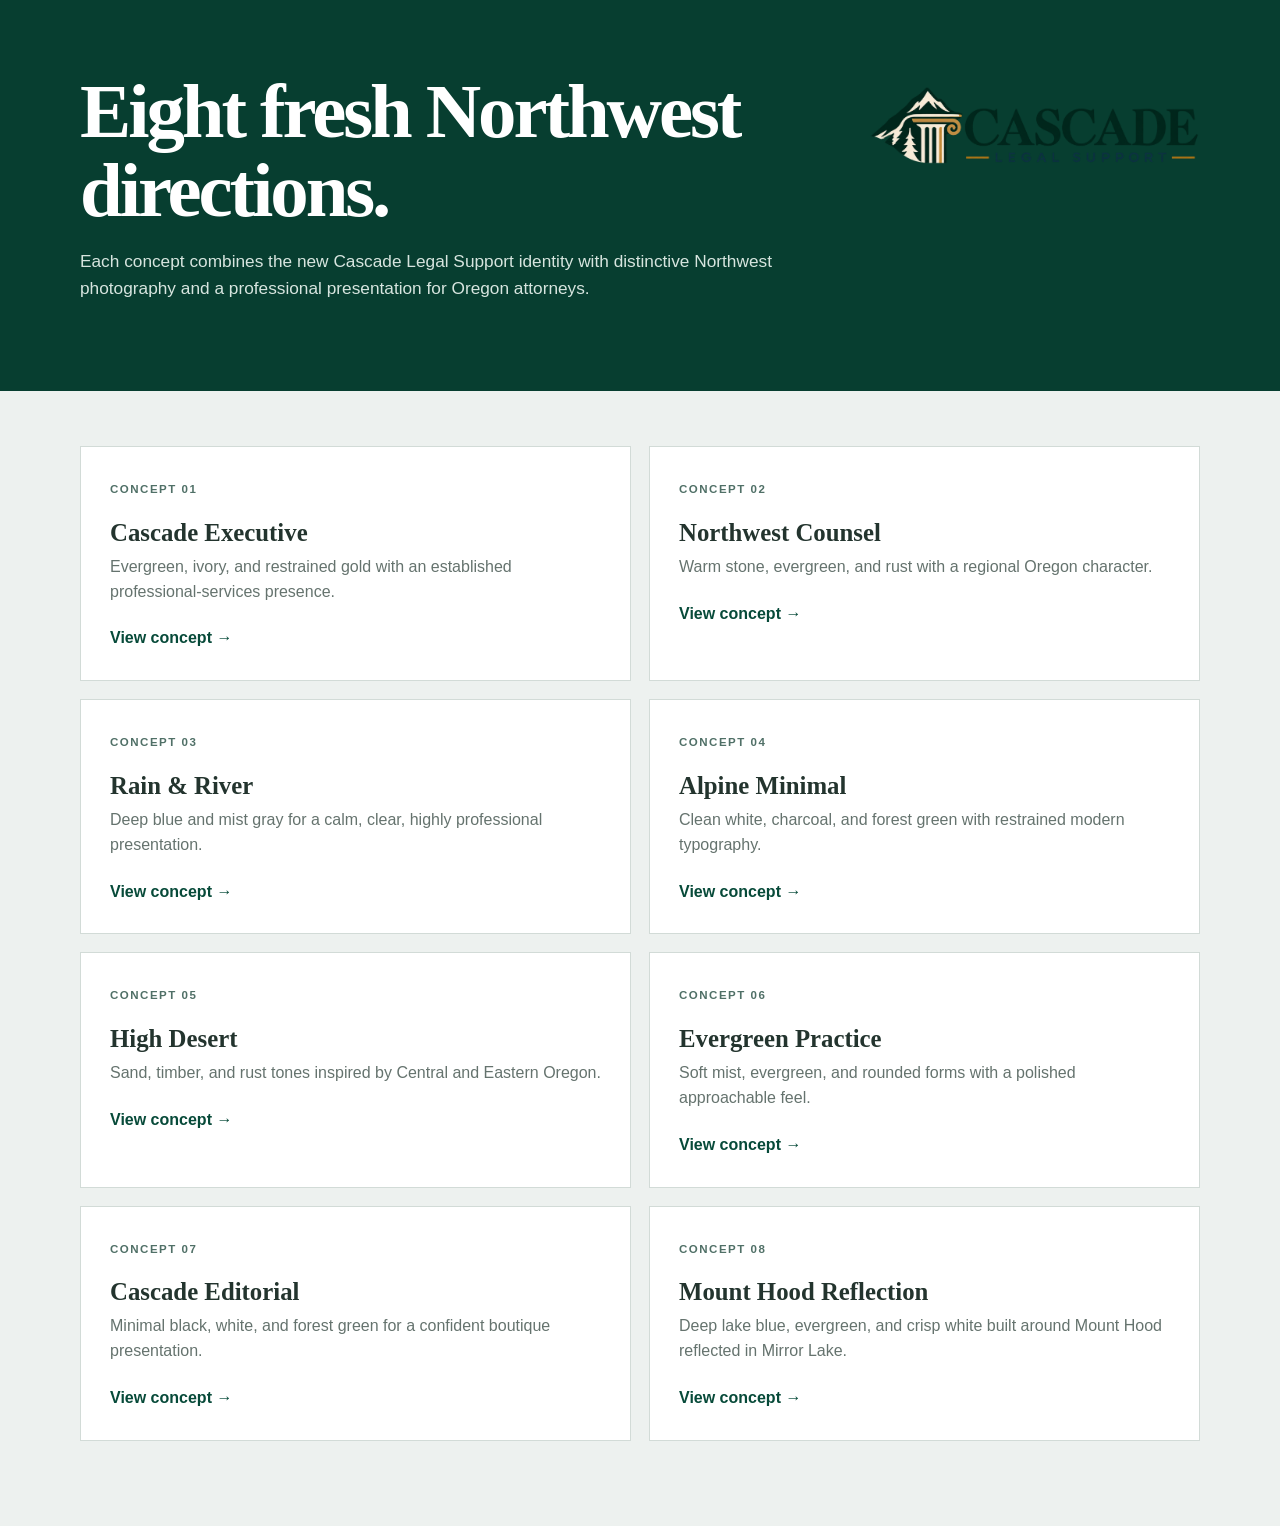
<file: index.html>
<!doctype html><html lang="en"><head><meta charset="utf-8"><meta name="viewport" content="width=device-width,initial-scale=1"><title>Cascade Legal Support — Eight Northwest Concepts</title><style>*{box-sizing:border-box}body{margin:0;background:#edf1ef;color:#23342e;font:16px/1.55 Arial,sans-serif}.wrap{width:min(1120px,calc(100% - 36px));margin:auto}header{background:#073e30;color:#fff;padding:72px 0}header img{width:330px;height:auto;object-fit:contain;float:right;margin:8px 0 20px 40px}h1{font:600 clamp(2.7rem,6vw,5.2rem)/1.03 Georgia,serif;margin:0 0 18px;letter-spacing:-.04em}header p{max-width:720px;color:#d7e5df;font-size:1.08rem}.grid{display:grid;grid-template-columns:repeat(2,1fr);gap:18px;padding:55px 0 85px}.card{display:block;background:#fff;border:1px solid #d2dbd7;padding:29px;color:inherit;text-decoration:none;transition:.2s}.card:hover{transform:translateY(-3px);box-shadow:0 12px 30px #17362b18}.card small{font-size:.72rem;letter-spacing:.13em;font-weight:700;color:#507067}.card h2{font:600 1.55rem Georgia,serif;margin:18px 0 8px}.card p{margin:0;color:#65736e}.card b{display:inline-block;margin-top:22px;color:#074a39}.card:last-child{grid-column:auto}@media(max-width:700px){header img{float:none;margin:0 0 25px}.grid{grid-template-columns:1fr}.card:last-child{grid-column:auto}}</style></head><body><header><div class="wrap"><img src="assets/cascade-logo-horizontal.png" alt="Cascade Legal Support logo"><h1>Eight fresh Northwest directions.</h1><p>Each concept combines the new Cascade Legal Support identity with distinctive Northwest photography and a professional presentation for Oregon attorneys.</p></div></header><main class="wrap grid"><a class="card" href="concept-1.html?v=20260923c"><small>CONCEPT 01</small><h2>Cascade Executive</h2><p>Evergreen, ivory, and restrained gold with an established professional-services presence.</p><b>View concept →</b></a><a class="card" href="concept-2.html?v=20260923c"><small>CONCEPT 02</small><h2>Northwest Counsel</h2><p>Warm stone, evergreen, and rust with a regional Oregon character.</p><b>View concept →</b></a><a class="card" href="concept-3.html?v=20260923c"><small>CONCEPT 03</small><h2>Rain &amp; River</h2><p>Deep blue and mist gray for a calm, clear, highly professional presentation.</p><b>View concept →</b></a><a class="card" href="concept-4.html?v=20260923c"><small>CONCEPT 04</small><h2>Alpine Minimal</h2><p>Clean white, charcoal, and forest green with restrained modern typography.</p><b>View concept →</b></a><a class="card" href="concept-5.html?v=20260923c"><small>CONCEPT 05</small><h2>High Desert</h2><p>Sand, timber, and rust tones inspired by Central and Eastern Oregon.</p><b>View concept →</b></a><a class="card" href="concept-6.html?v=20260923c"><small>CONCEPT 06</small><h2>Evergreen Practice</h2><p>Soft mist, evergreen, and rounded forms with a polished approachable feel.</p><b>View concept →</b></a><a class="card" href="concept-7.html?v=20260923c"><small>CONCEPT 07</small><h2>Cascade Editorial</h2><p>Minimal black, white, and forest green for a confident boutique presentation.</p><b>View concept →</b></a><a class="card" href="concept-8.html?v=20260923c"><small>CONCEPT 08</small><h2>Mount Hood Reflection</h2><p>Deep lake blue, evergreen, and crisp white built around Mount Hood reflected in Mirror Lake.</p><b>View concept →</b></a></main></body></html>
</file>
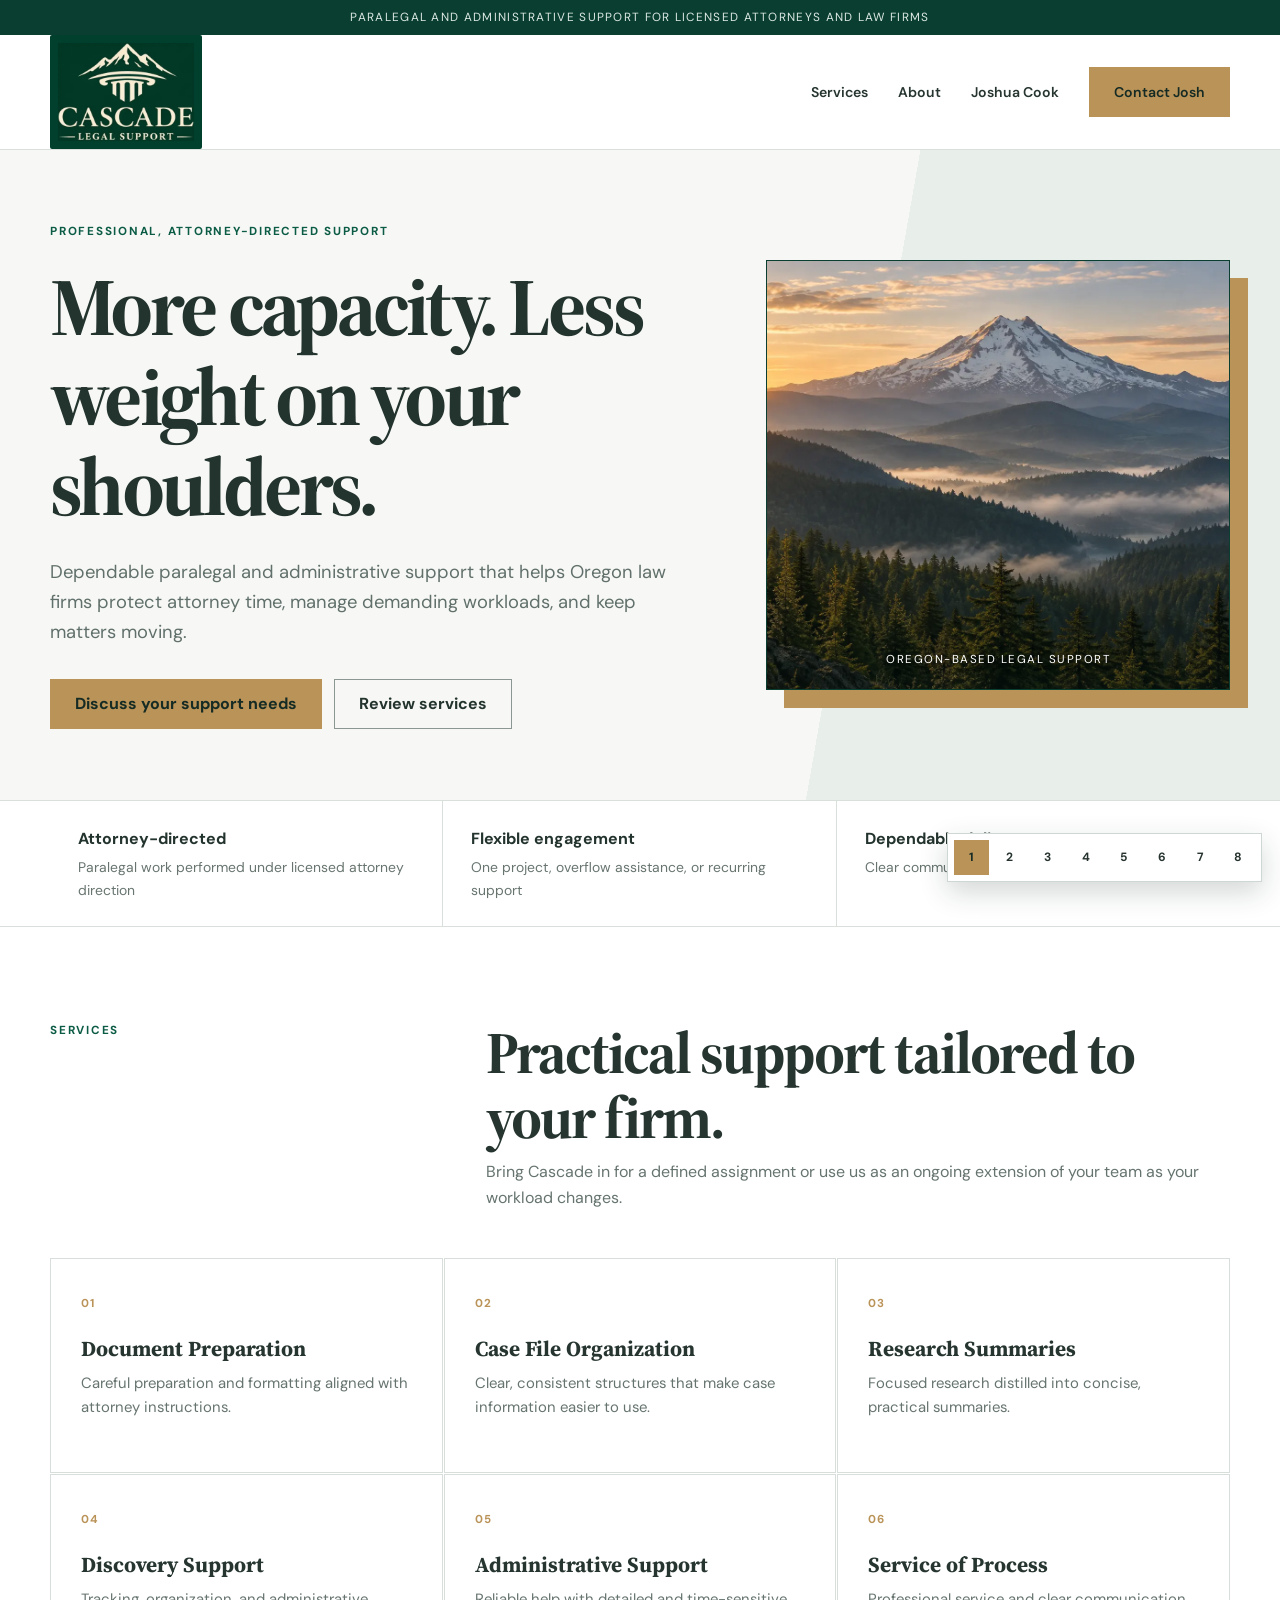
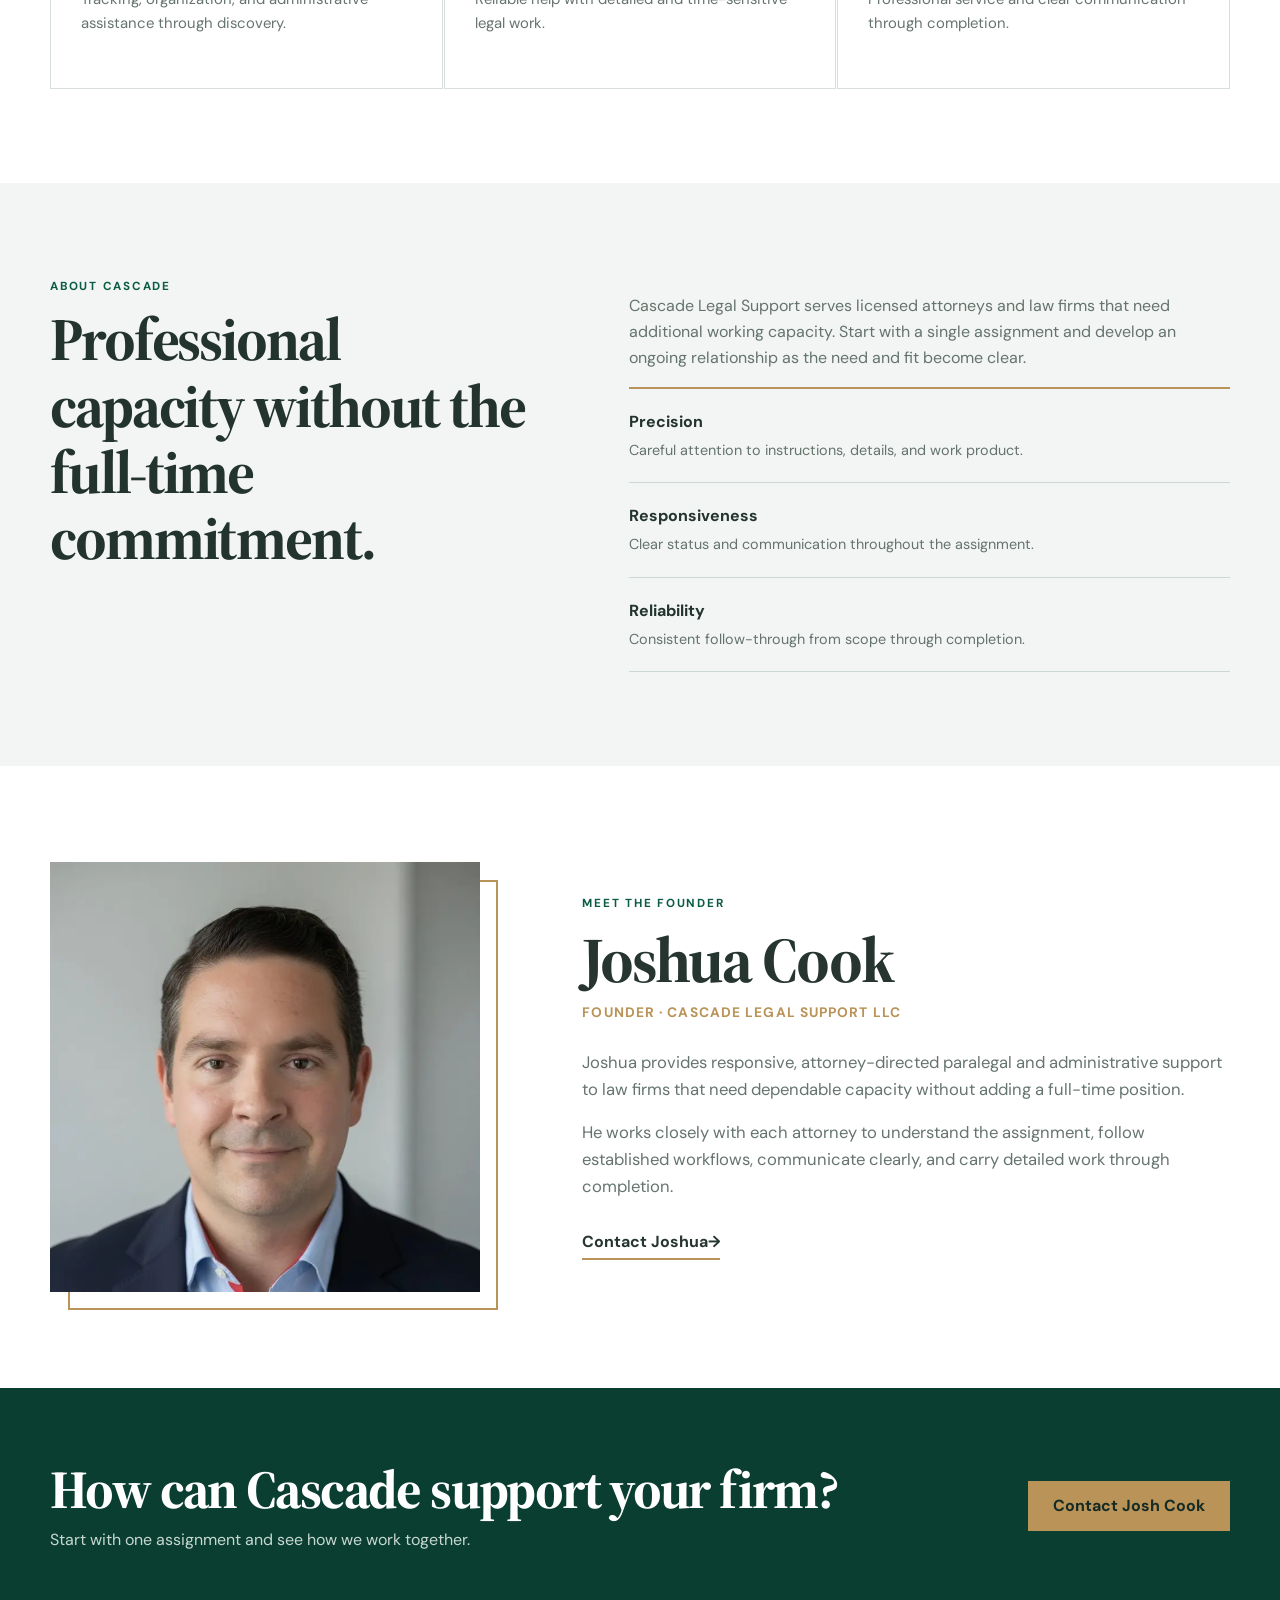
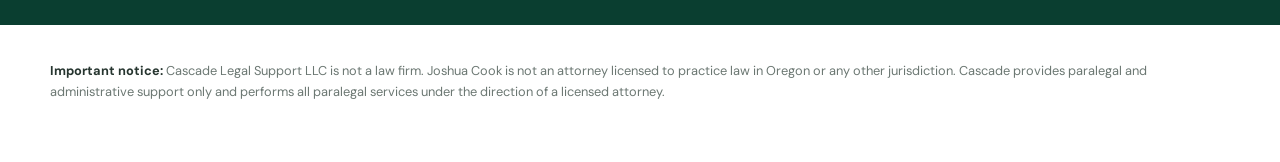
<file: concept-1.html>
<!doctype html><html lang="en"><head><meta charset="utf-8"><meta name="viewport" content="width=device-width,initial-scale=1"><meta name="description" content="Professional paralegal and administrative support for Oregon attorneys and law firms."><link rel="stylesheet" href="fresh.css?v=20260924a"></head><body class="t1" data-theme="1"><div id="app"></div><script src="fresh.js?v=20260924a"></script></body></html>
</file>
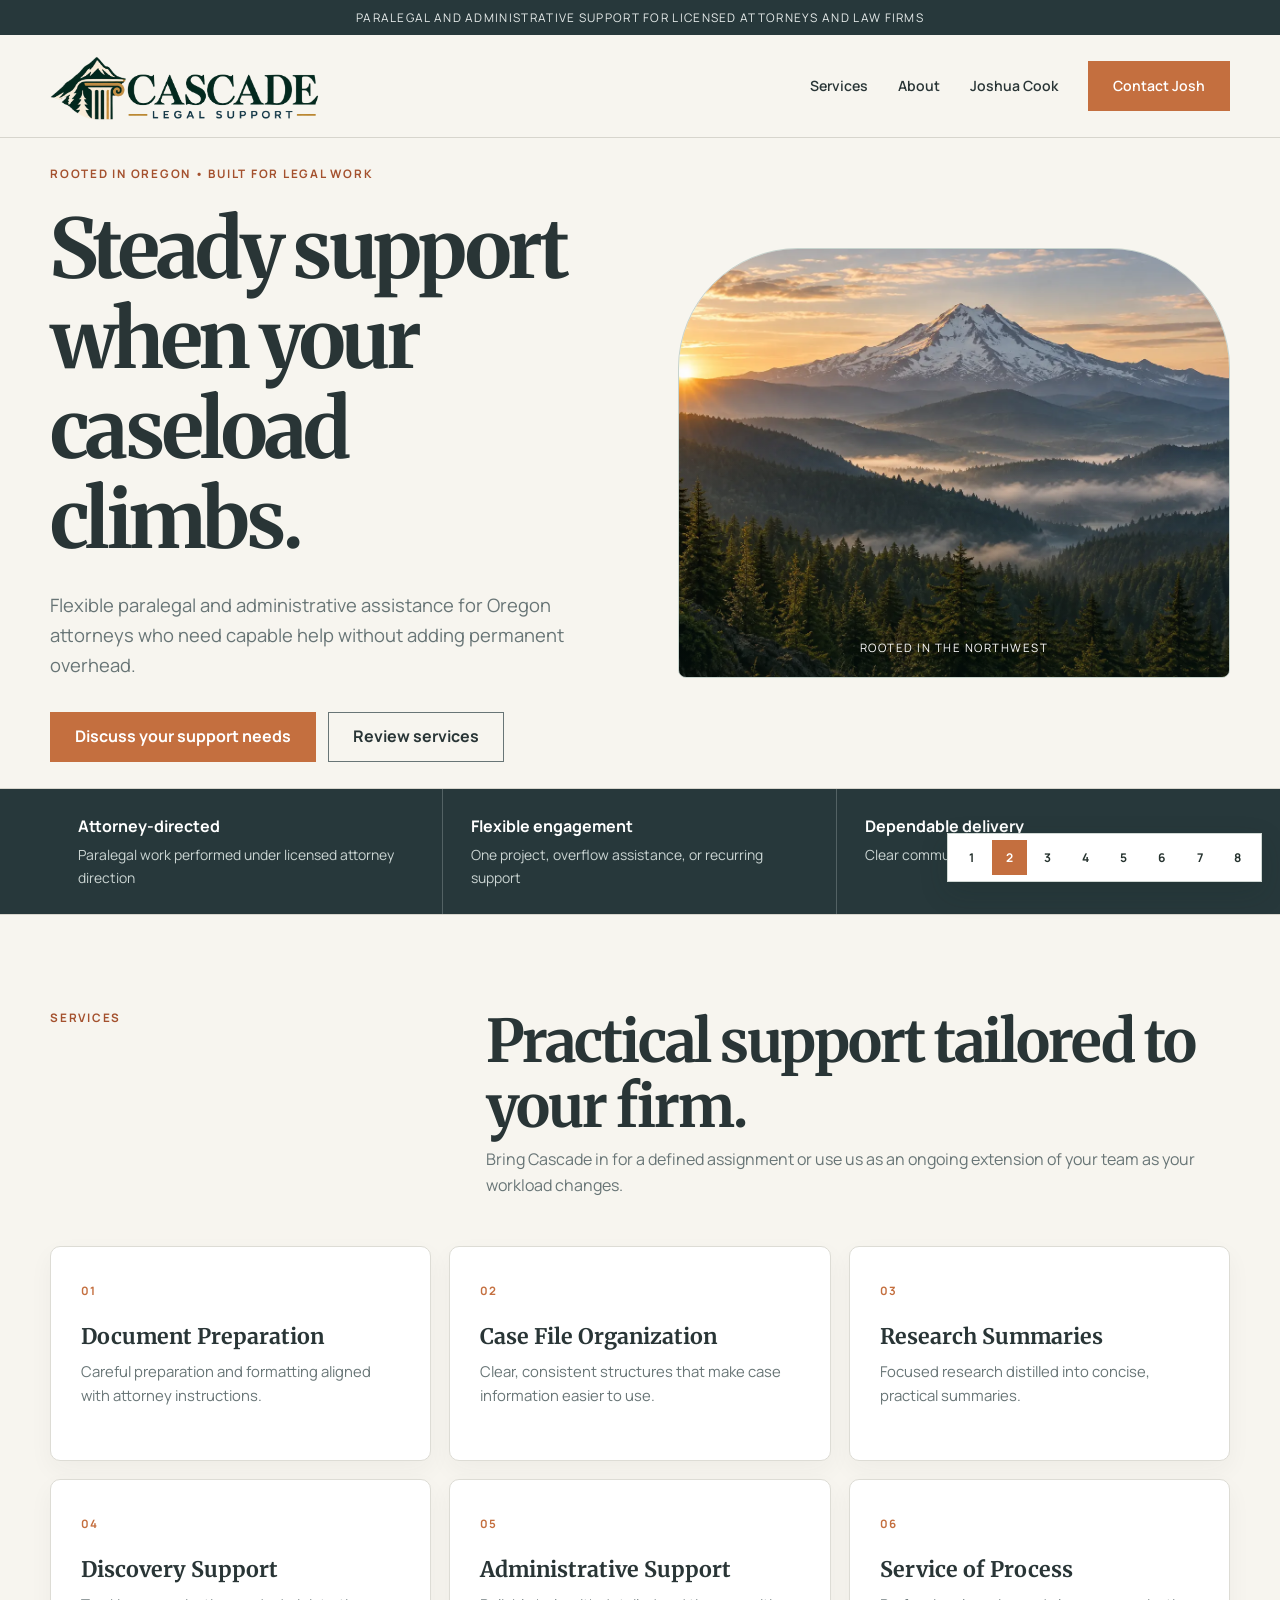
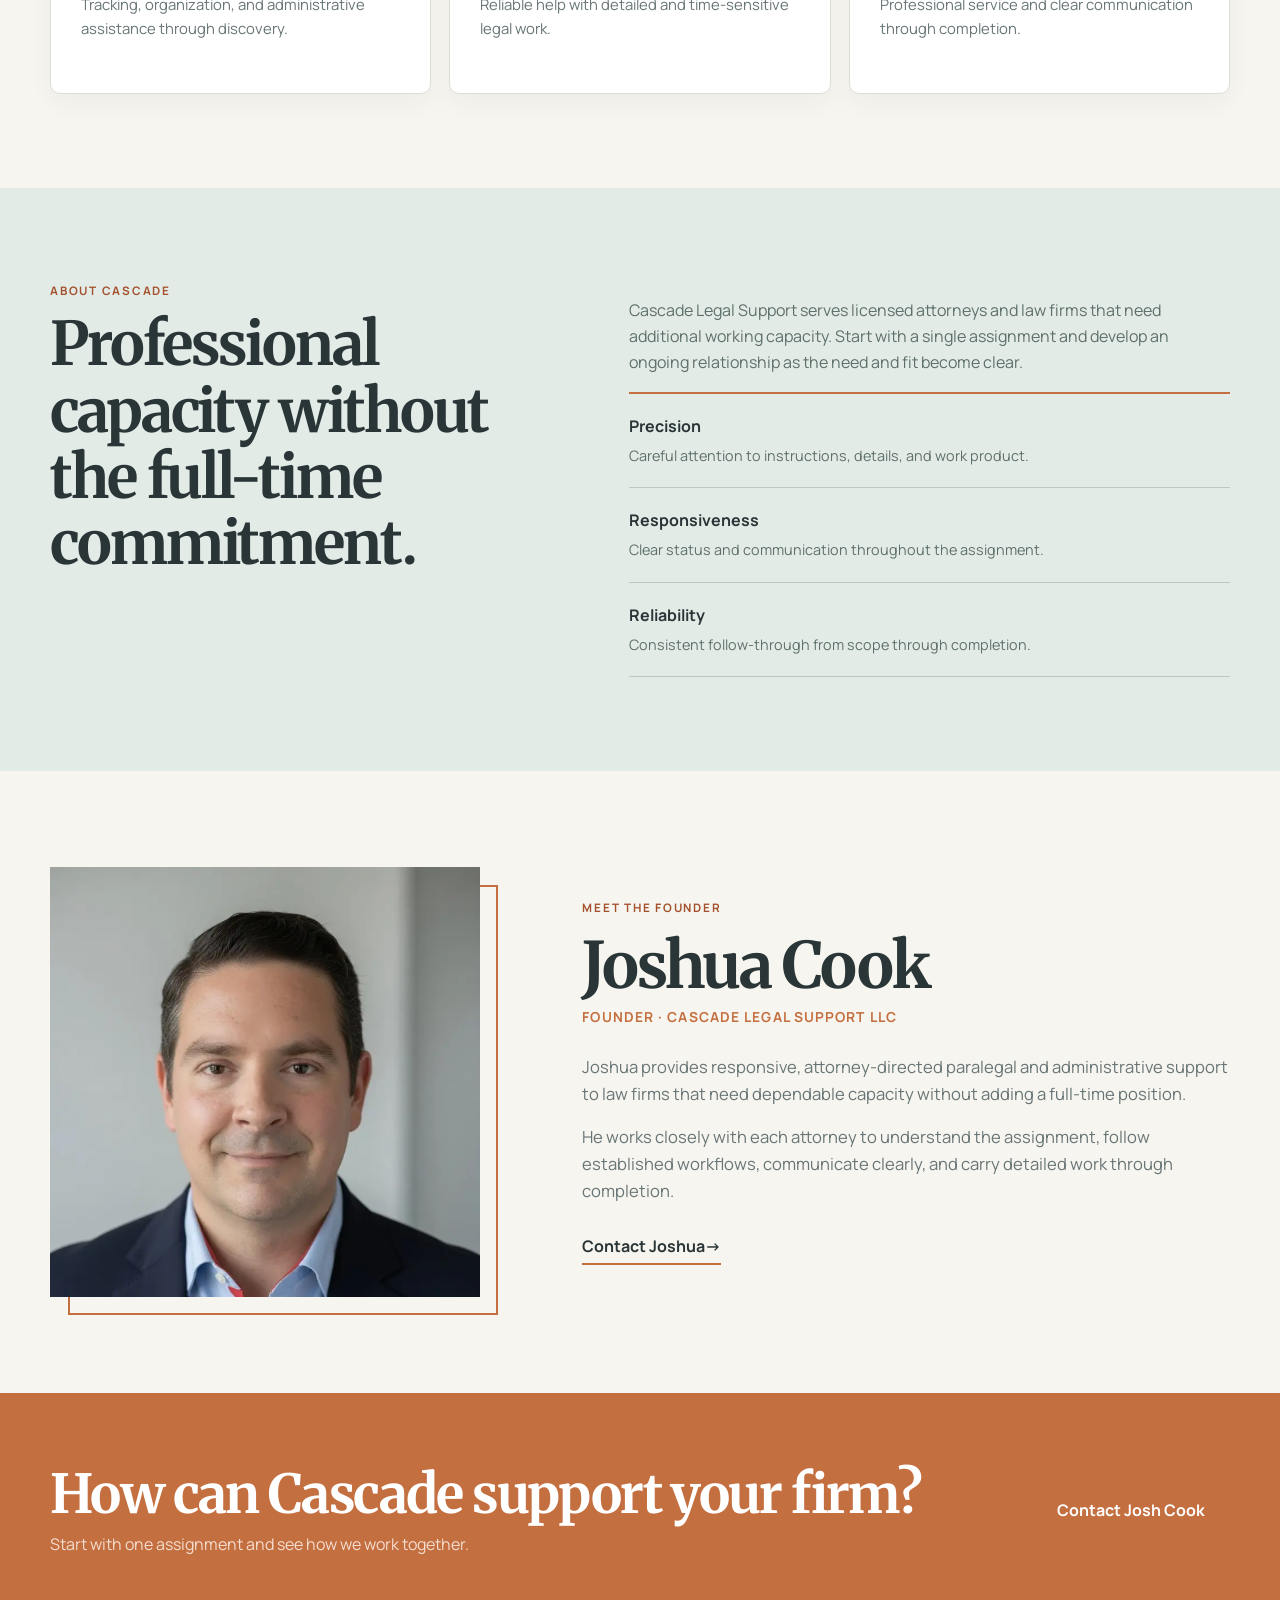
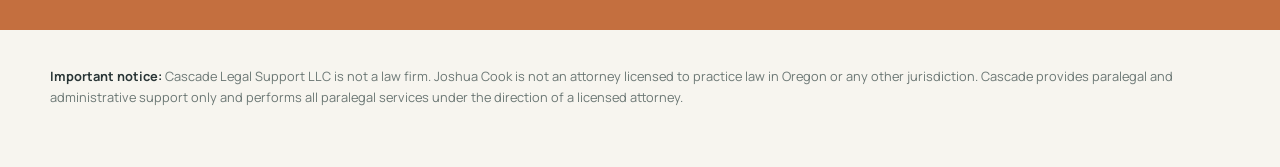
<file: concept-2.html>
<!doctype html><html lang="en"><head><meta charset="utf-8"><meta name="viewport" content="width=device-width,initial-scale=1"><meta name="description" content="Professional paralegal and administrative support for Oregon attorneys and law firms."><link rel="stylesheet" href="fresh.css?v=20260923c"></head><body class="t2" data-theme="2"><div id="app"></div><script src="fresh.js?v=20260923c"></script></body></html>
</file>
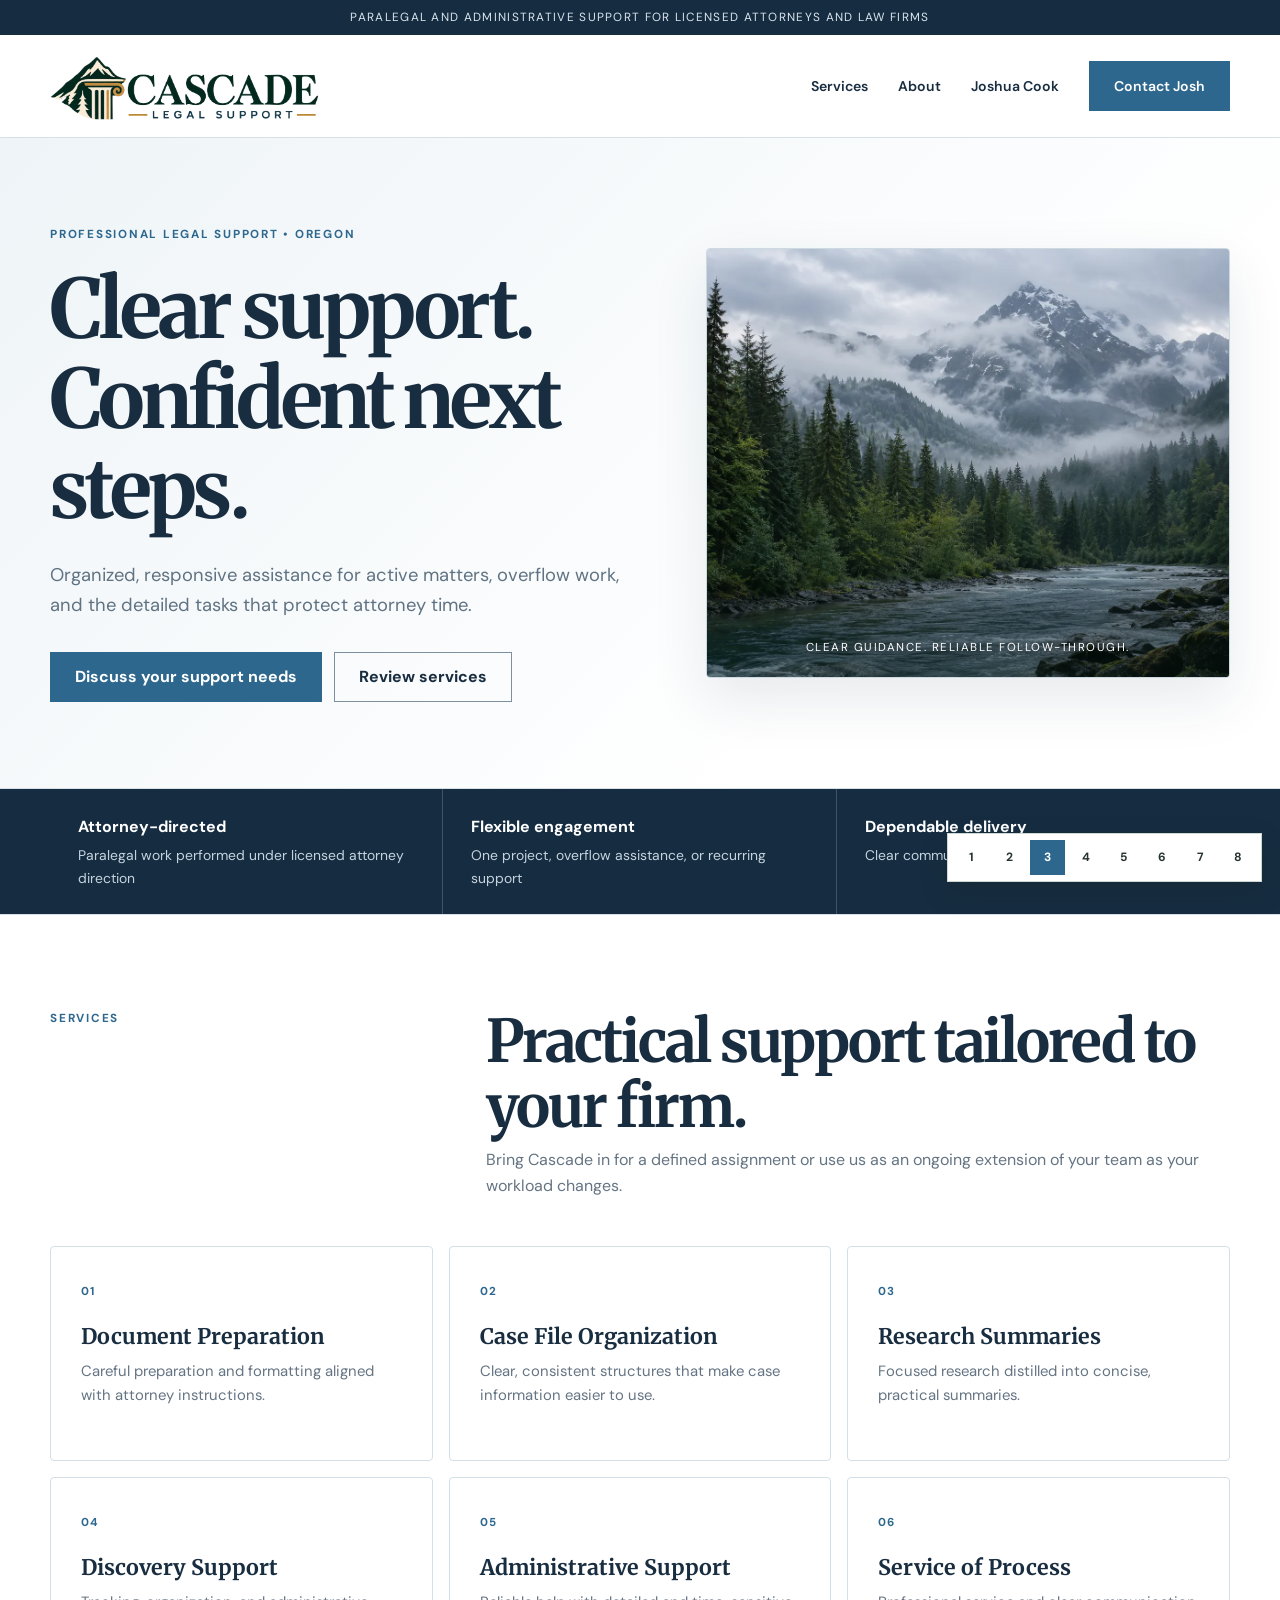
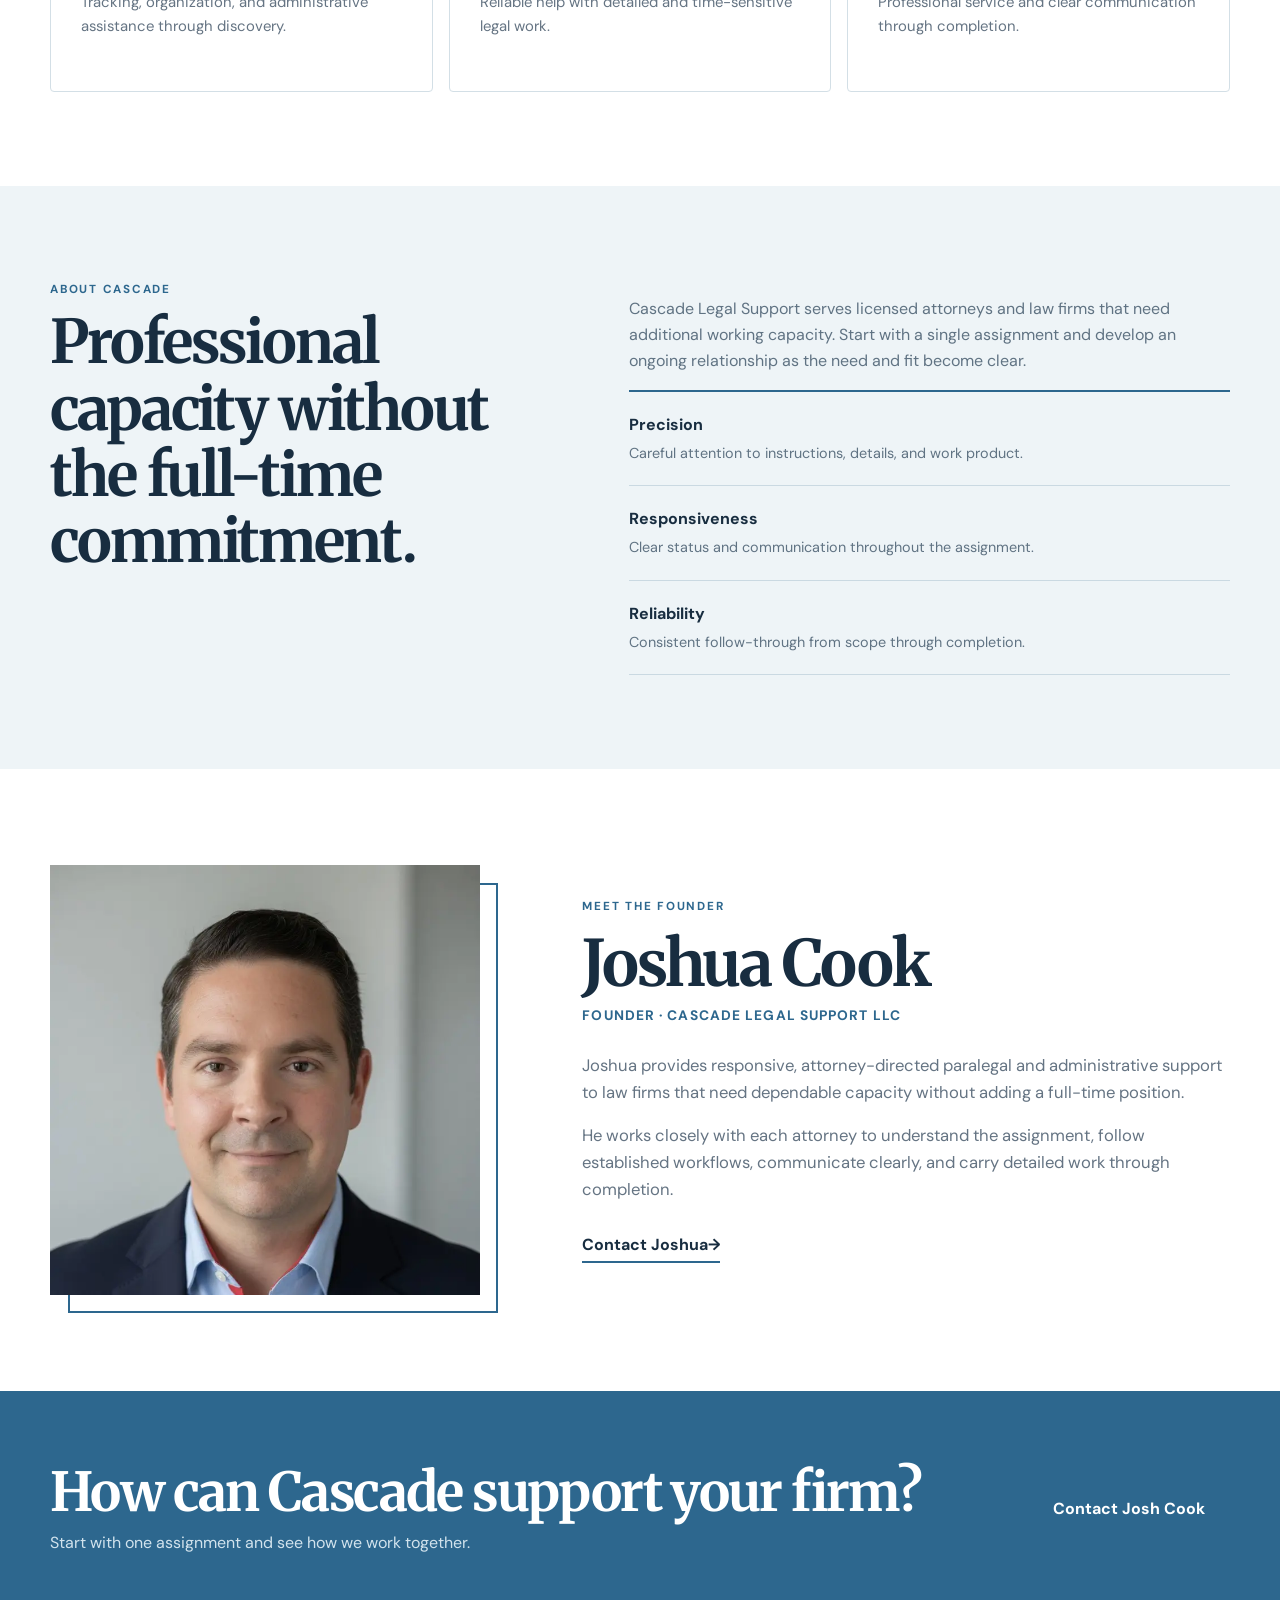
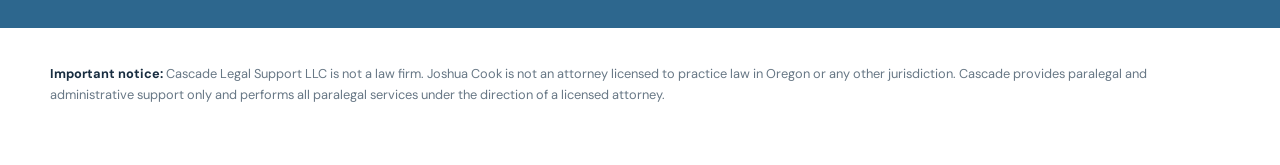
<file: concept-3.html>
<!doctype html><html lang="en"><head><meta charset="utf-8"><meta name="viewport" content="width=device-width,initial-scale=1"><meta name="description" content="Professional paralegal and administrative support for Oregon attorneys and law firms."><link rel="stylesheet" href="fresh.css?v=20260923c"></head><body class="t3" data-theme="3"><div id="app"></div><script src="fresh.js?v=20260923c"></script></body></html>
</file>
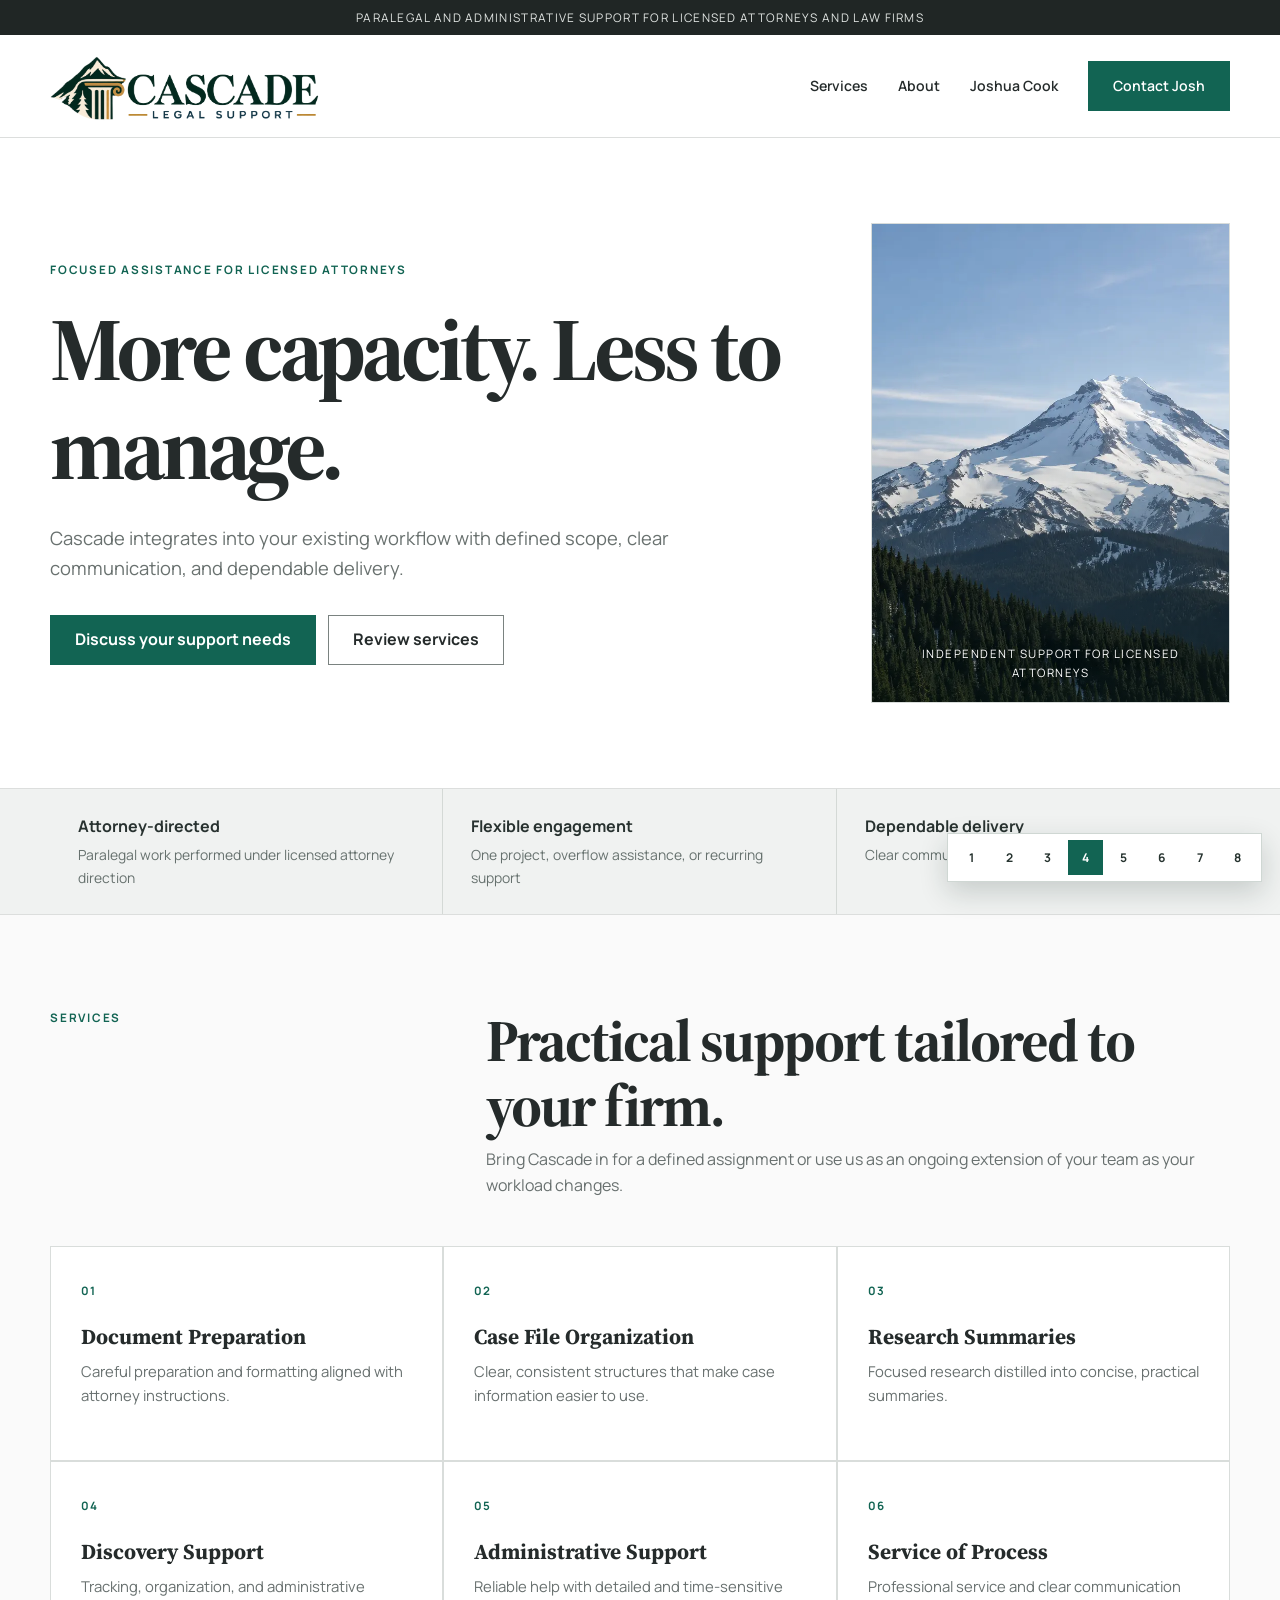
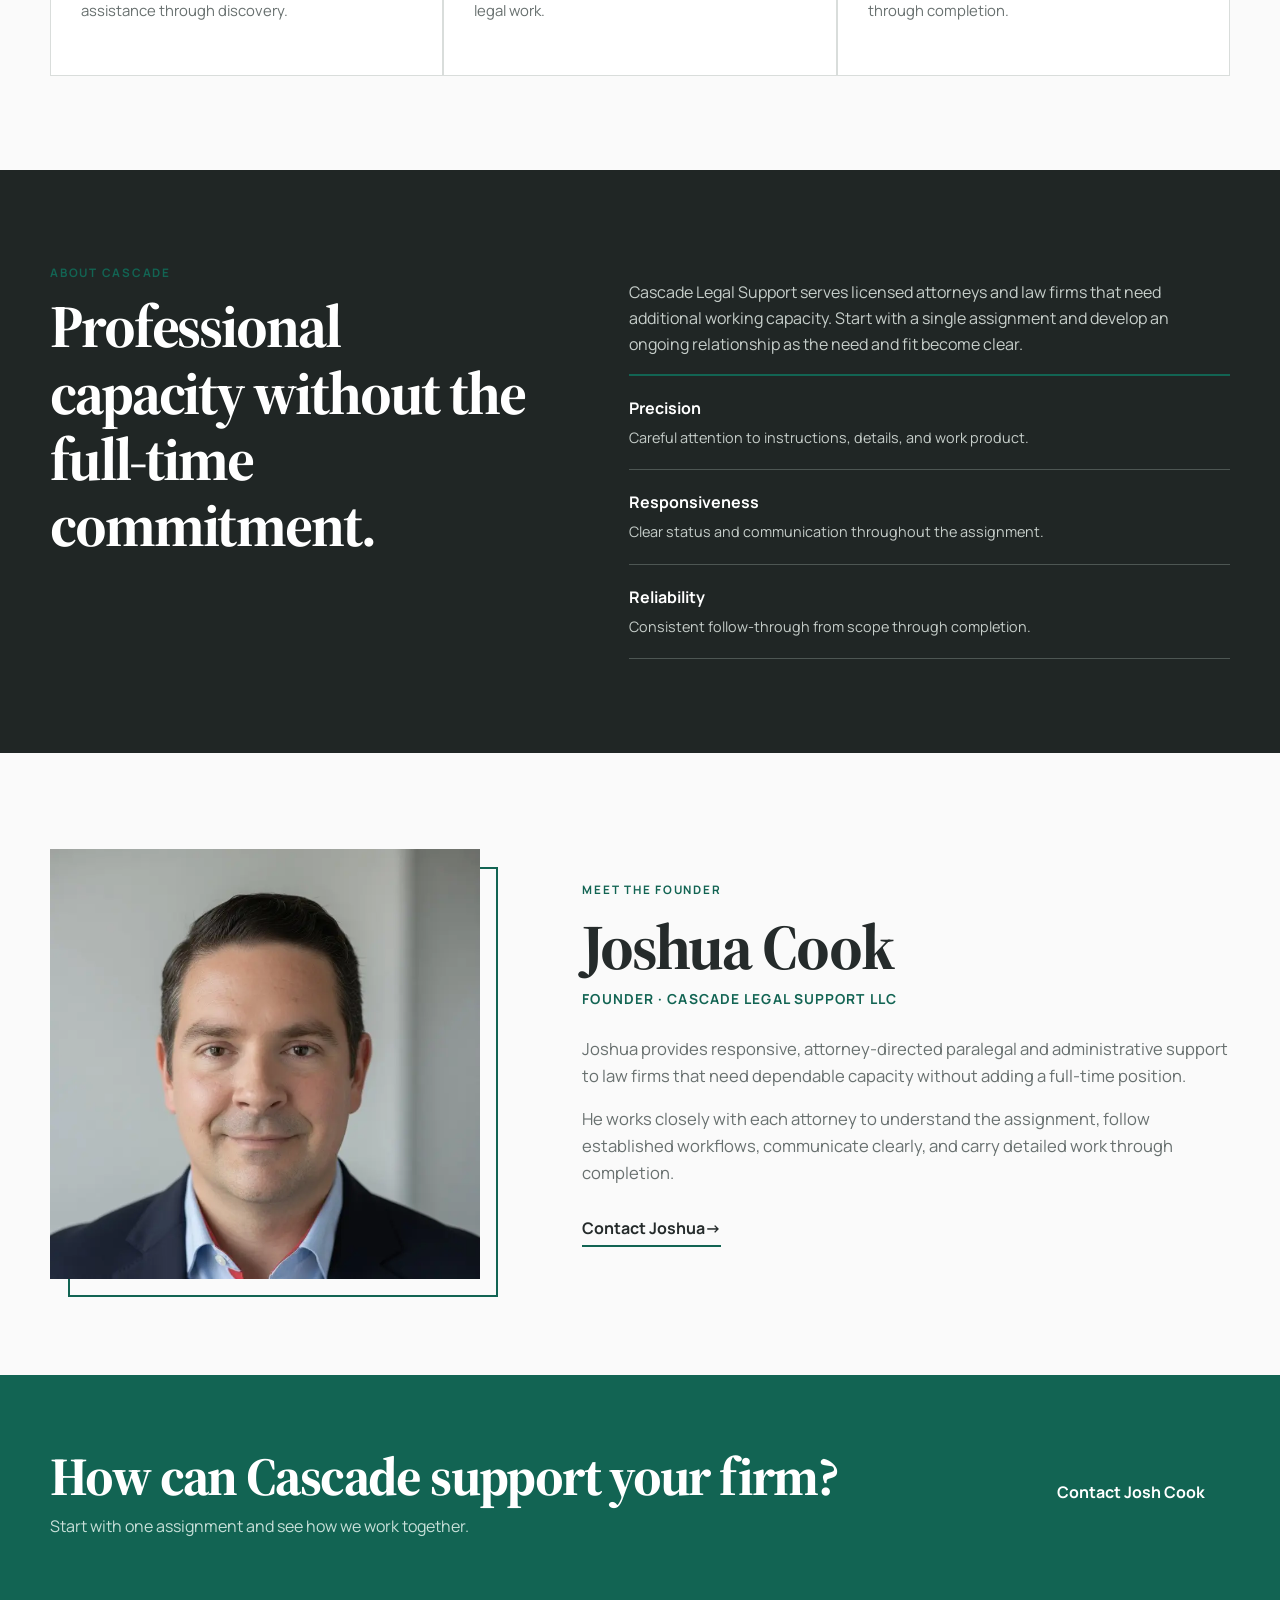
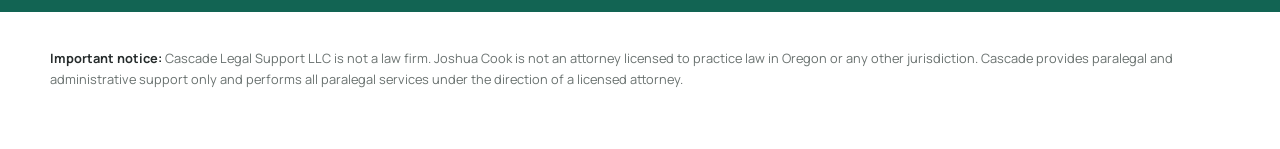
<file: concept-4.html>
<!doctype html><html lang="en"><head><meta charset="utf-8"><meta name="viewport" content="width=device-width,initial-scale=1"><meta name="description" content="Professional paralegal and administrative support for Oregon attorneys and law firms."><link rel="stylesheet" href="fresh.css?v=20260923c"></head><body class="t4" data-theme="4"><div id="app"></div><script src="fresh.js?v=20260923c"></script></body></html>
</file>
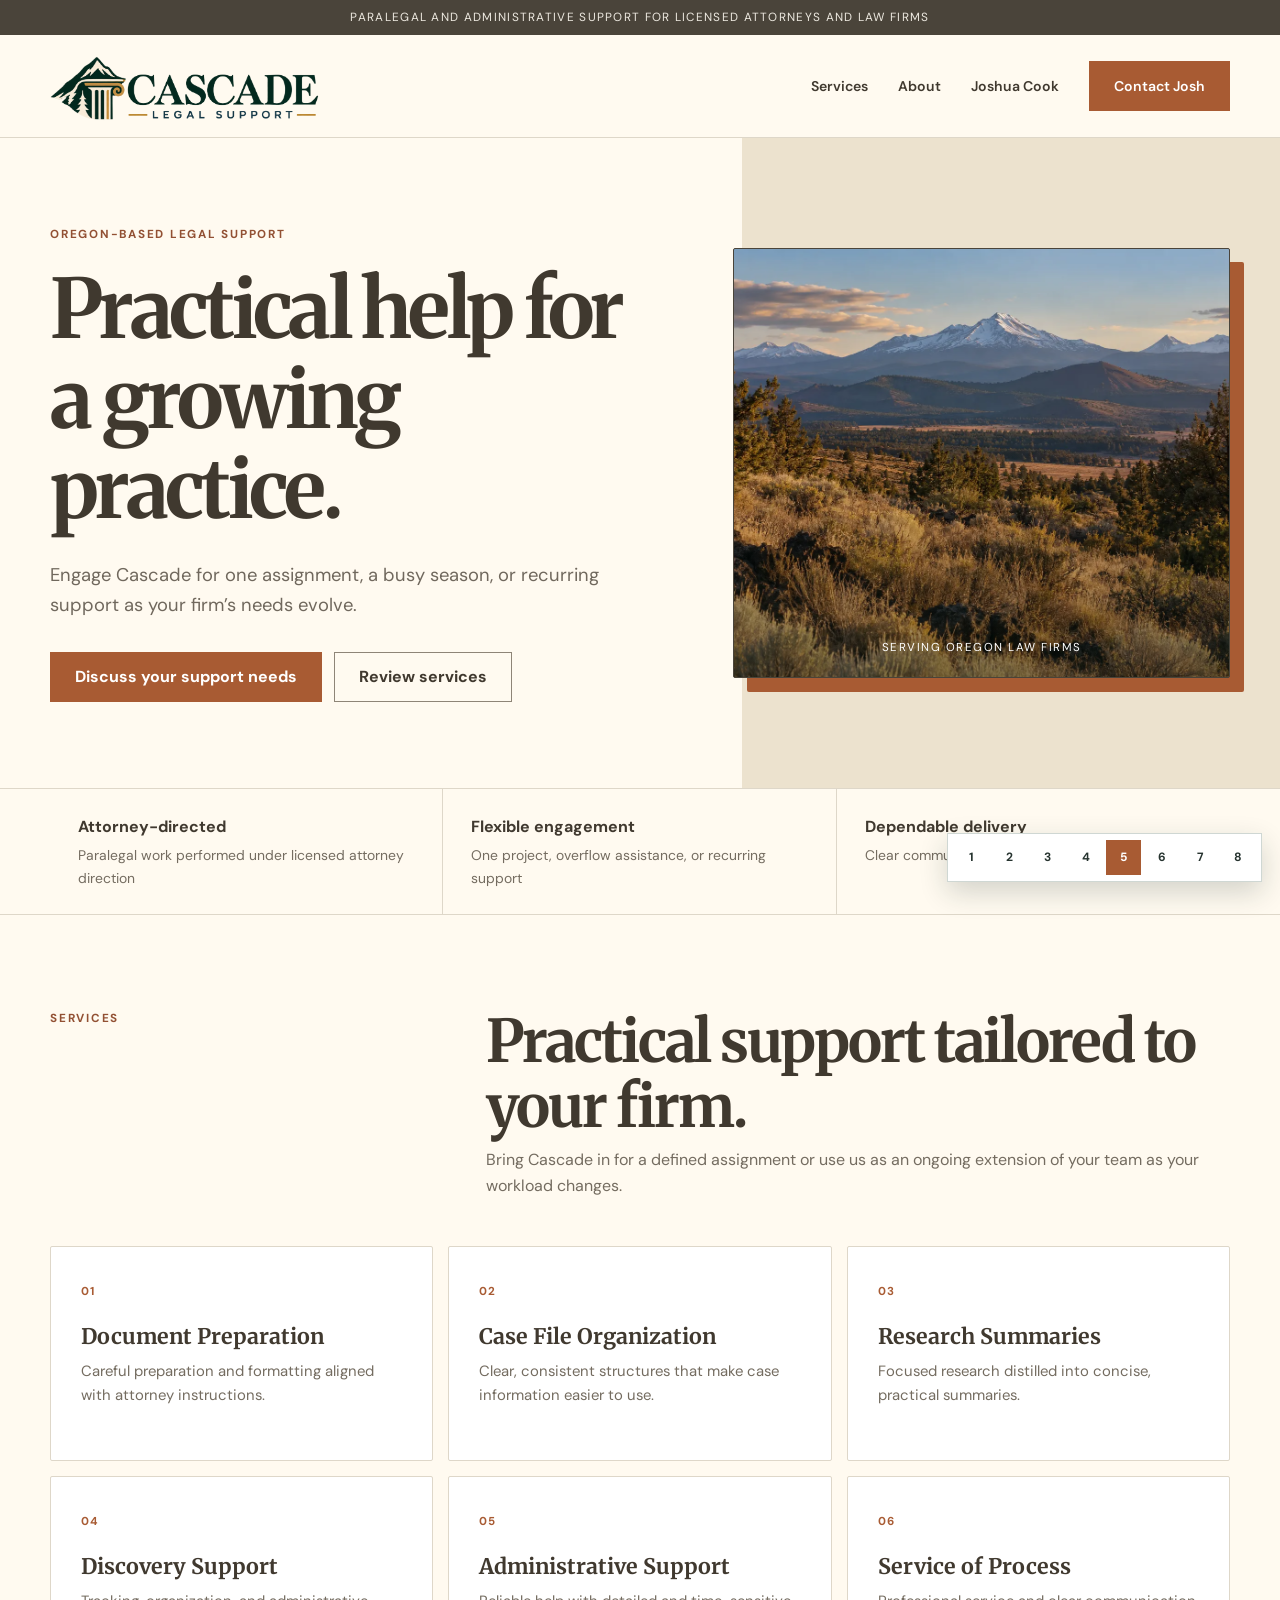
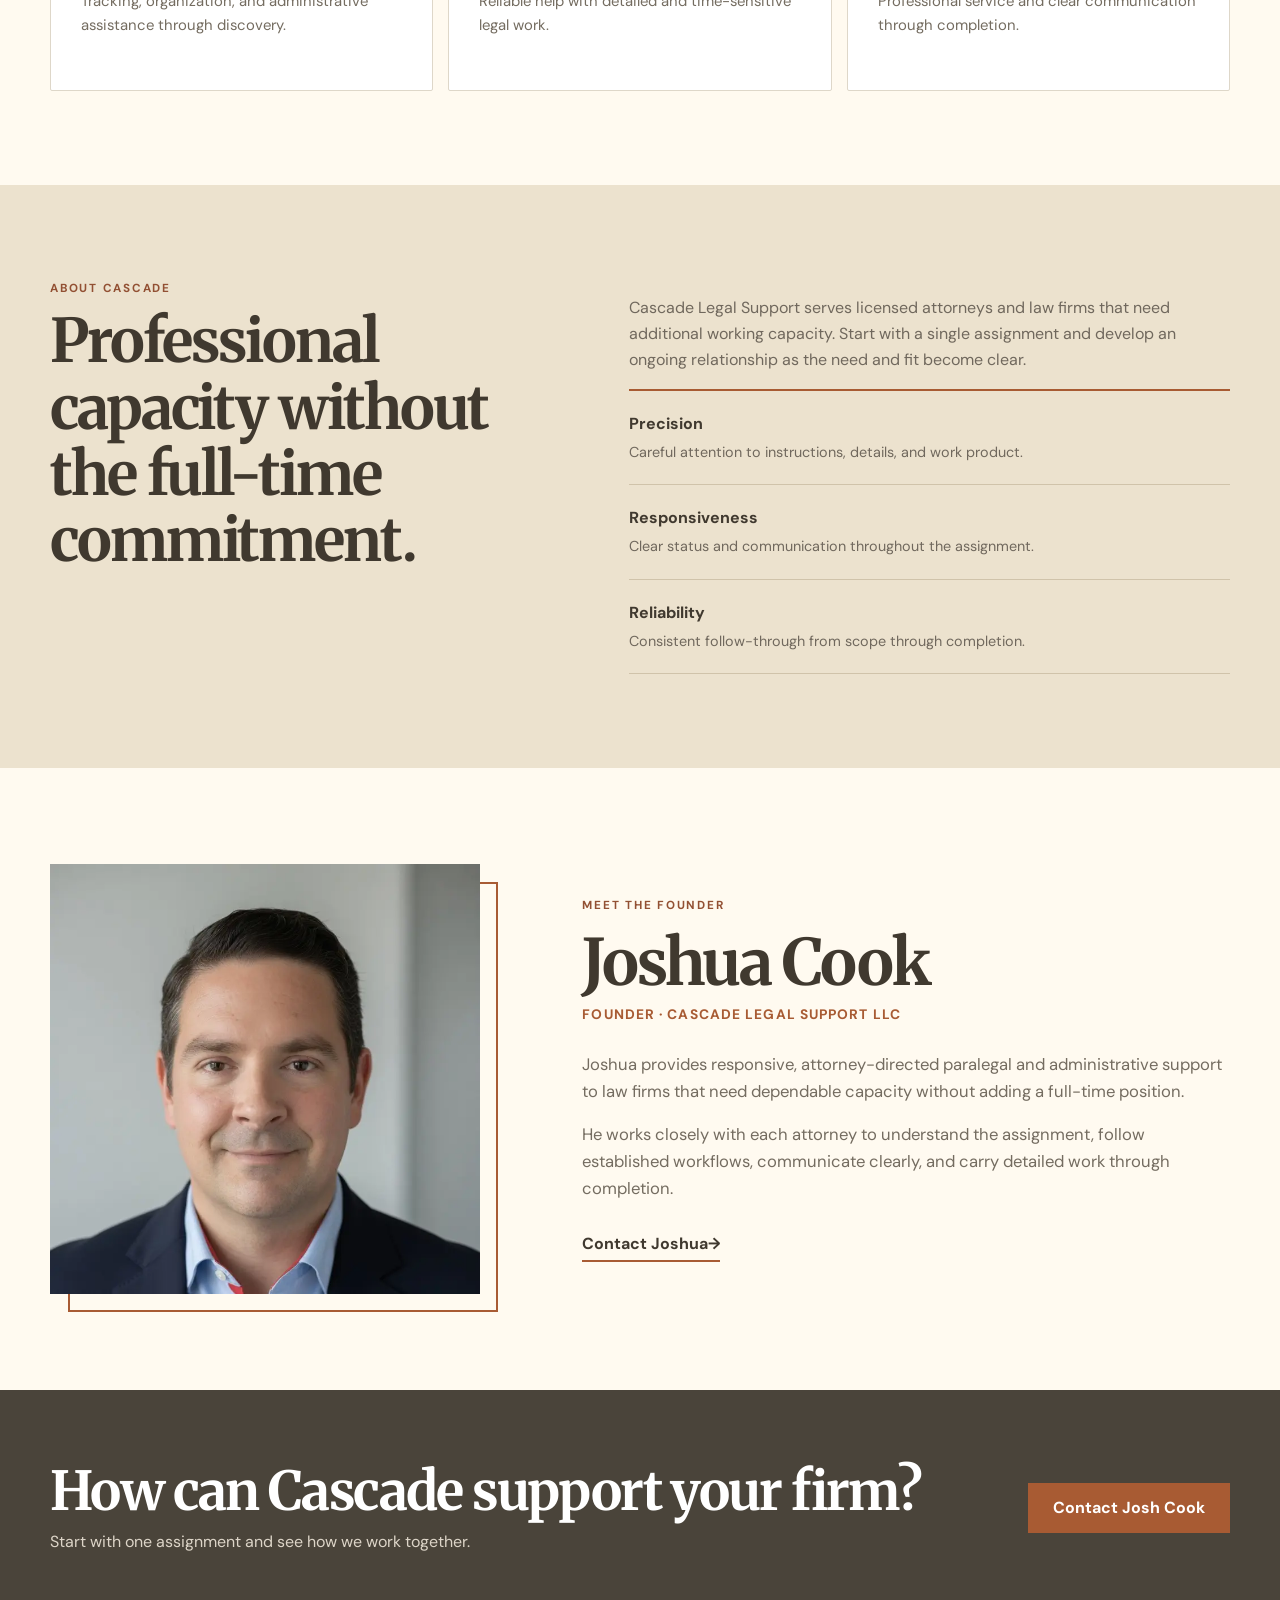
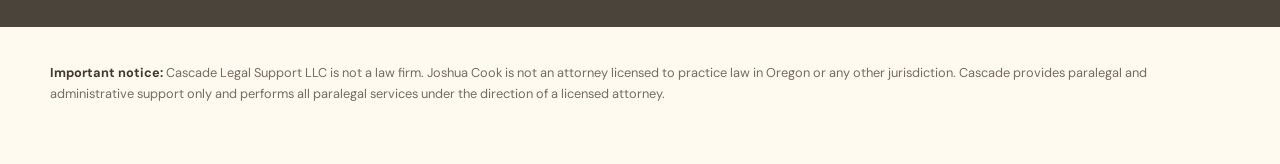
<file: concept-5.html>
<!doctype html><html lang="en"><head><meta charset="utf-8"><meta name="viewport" content="width=device-width,initial-scale=1"><meta name="description" content="Professional paralegal and administrative support for Oregon attorneys and law firms."><link rel="stylesheet" href="fresh.css?v=20260923c"></head><body class="t5" data-theme="5"><div id="app"></div><script src="fresh.js?v=20260923c"></script></body></html>
</file>
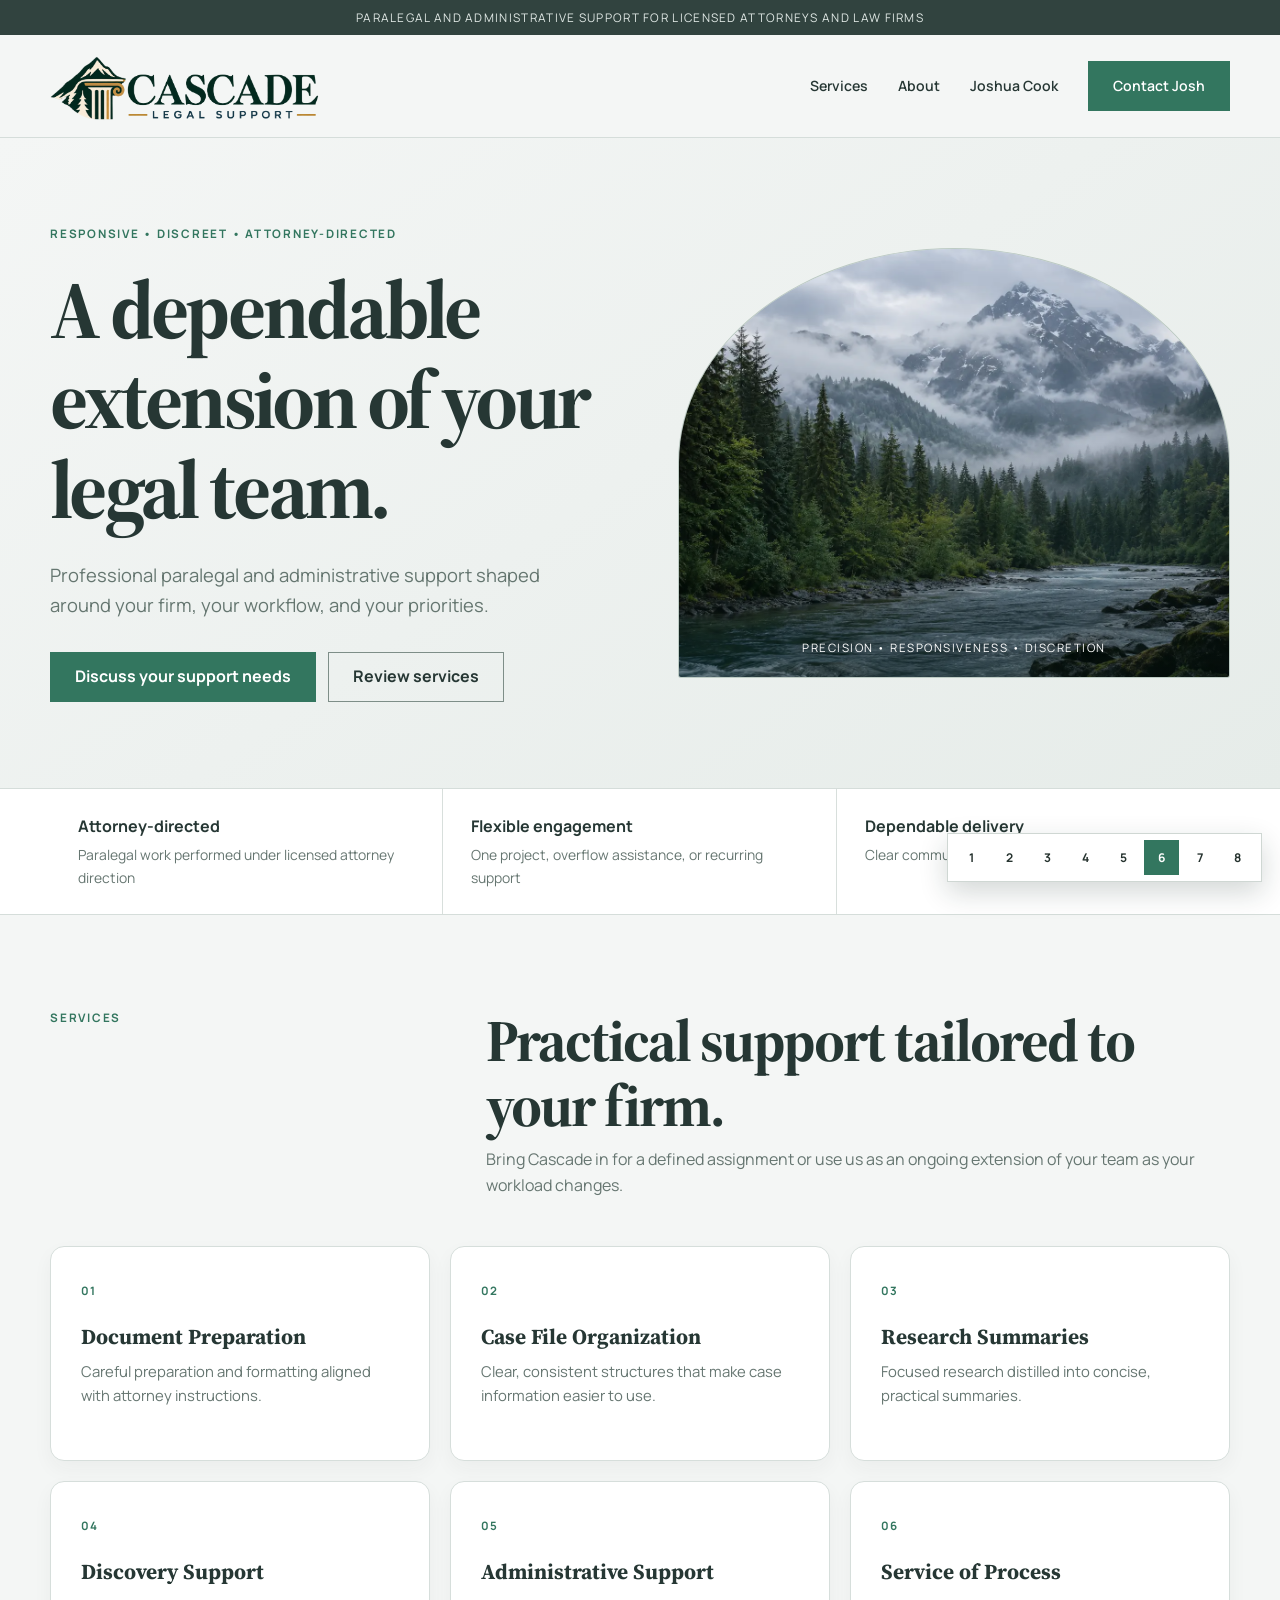
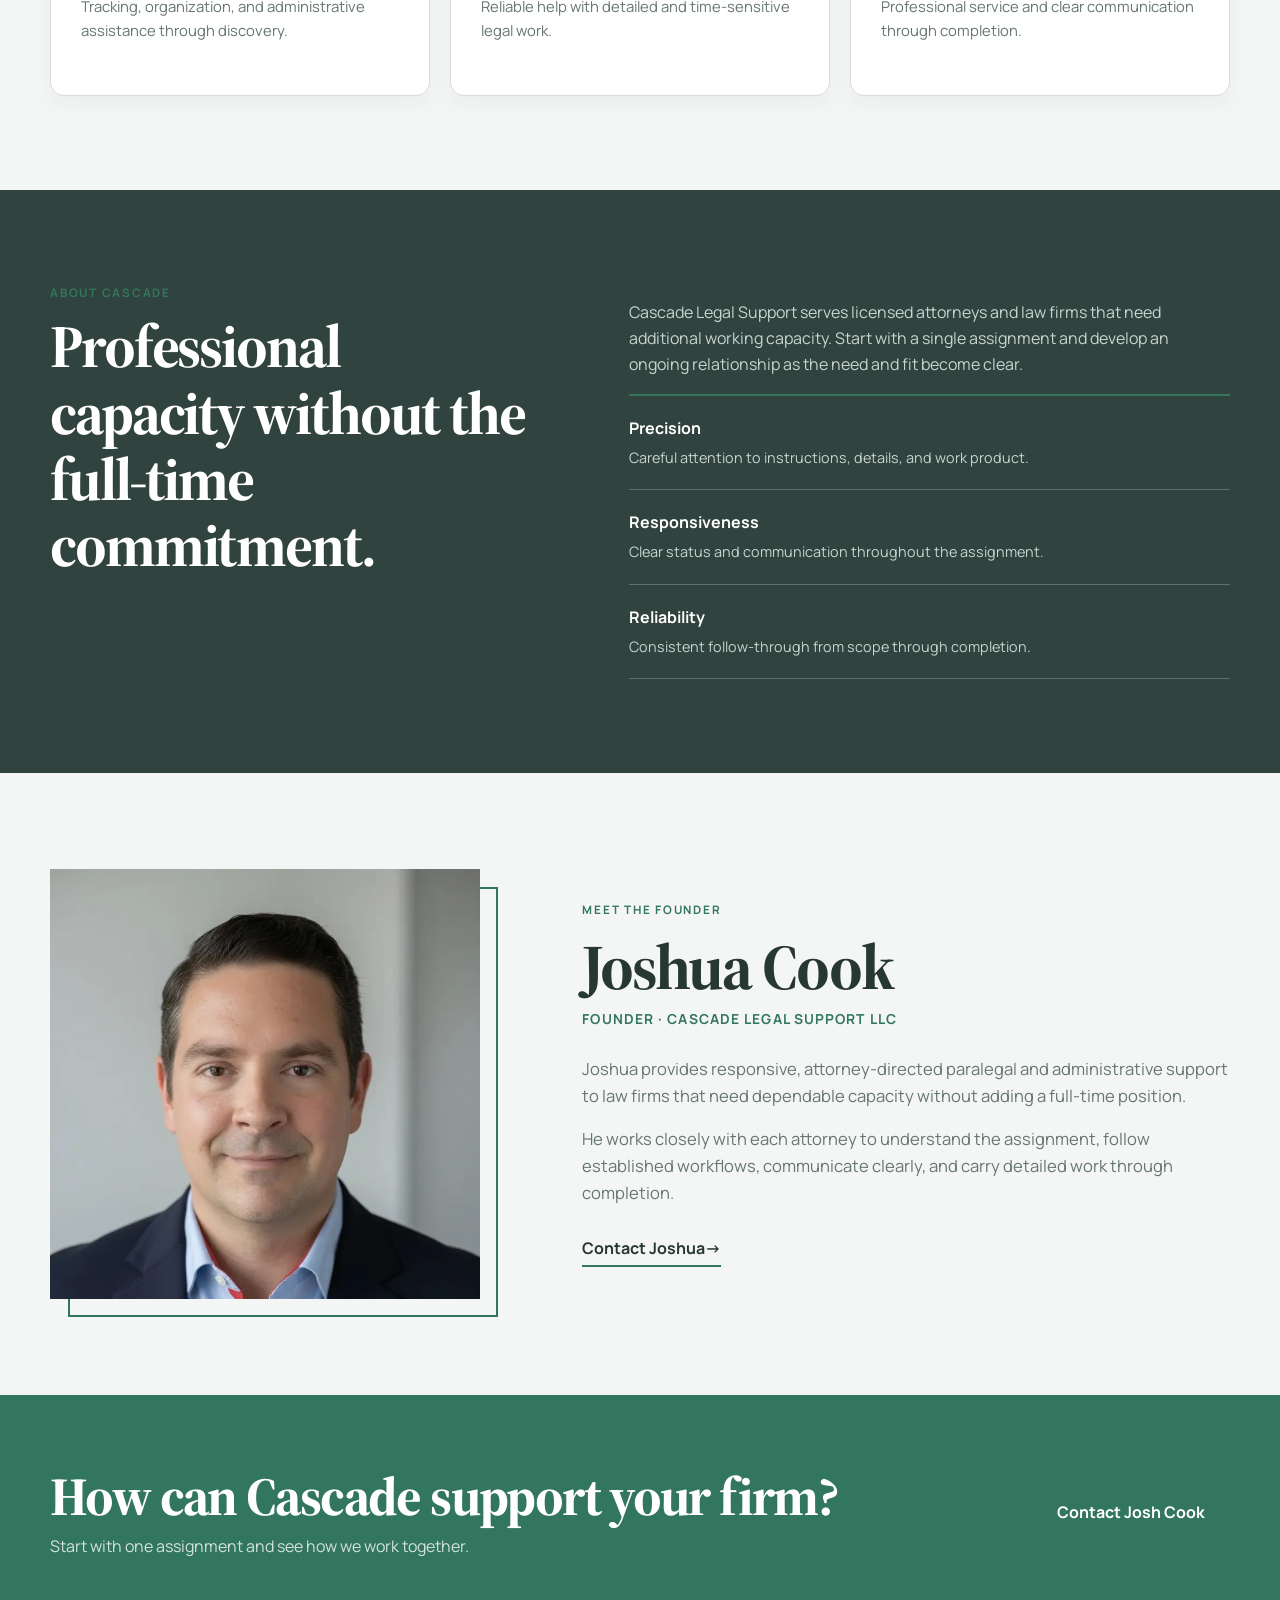
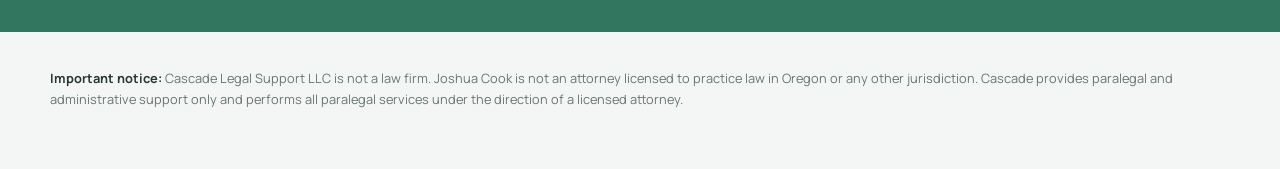
<file: concept-6.html>
<!doctype html><html lang="en"><head><meta charset="utf-8"><meta name="viewport" content="width=device-width,initial-scale=1"><meta name="description" content="Professional paralegal and administrative support for Oregon attorneys and law firms."><link rel="stylesheet" href="fresh.css?v=20260923c"></head><body class="t6" data-theme="6"><div id="app"></div><script src="fresh.js?v=20260923c"></script></body></html>
</file>
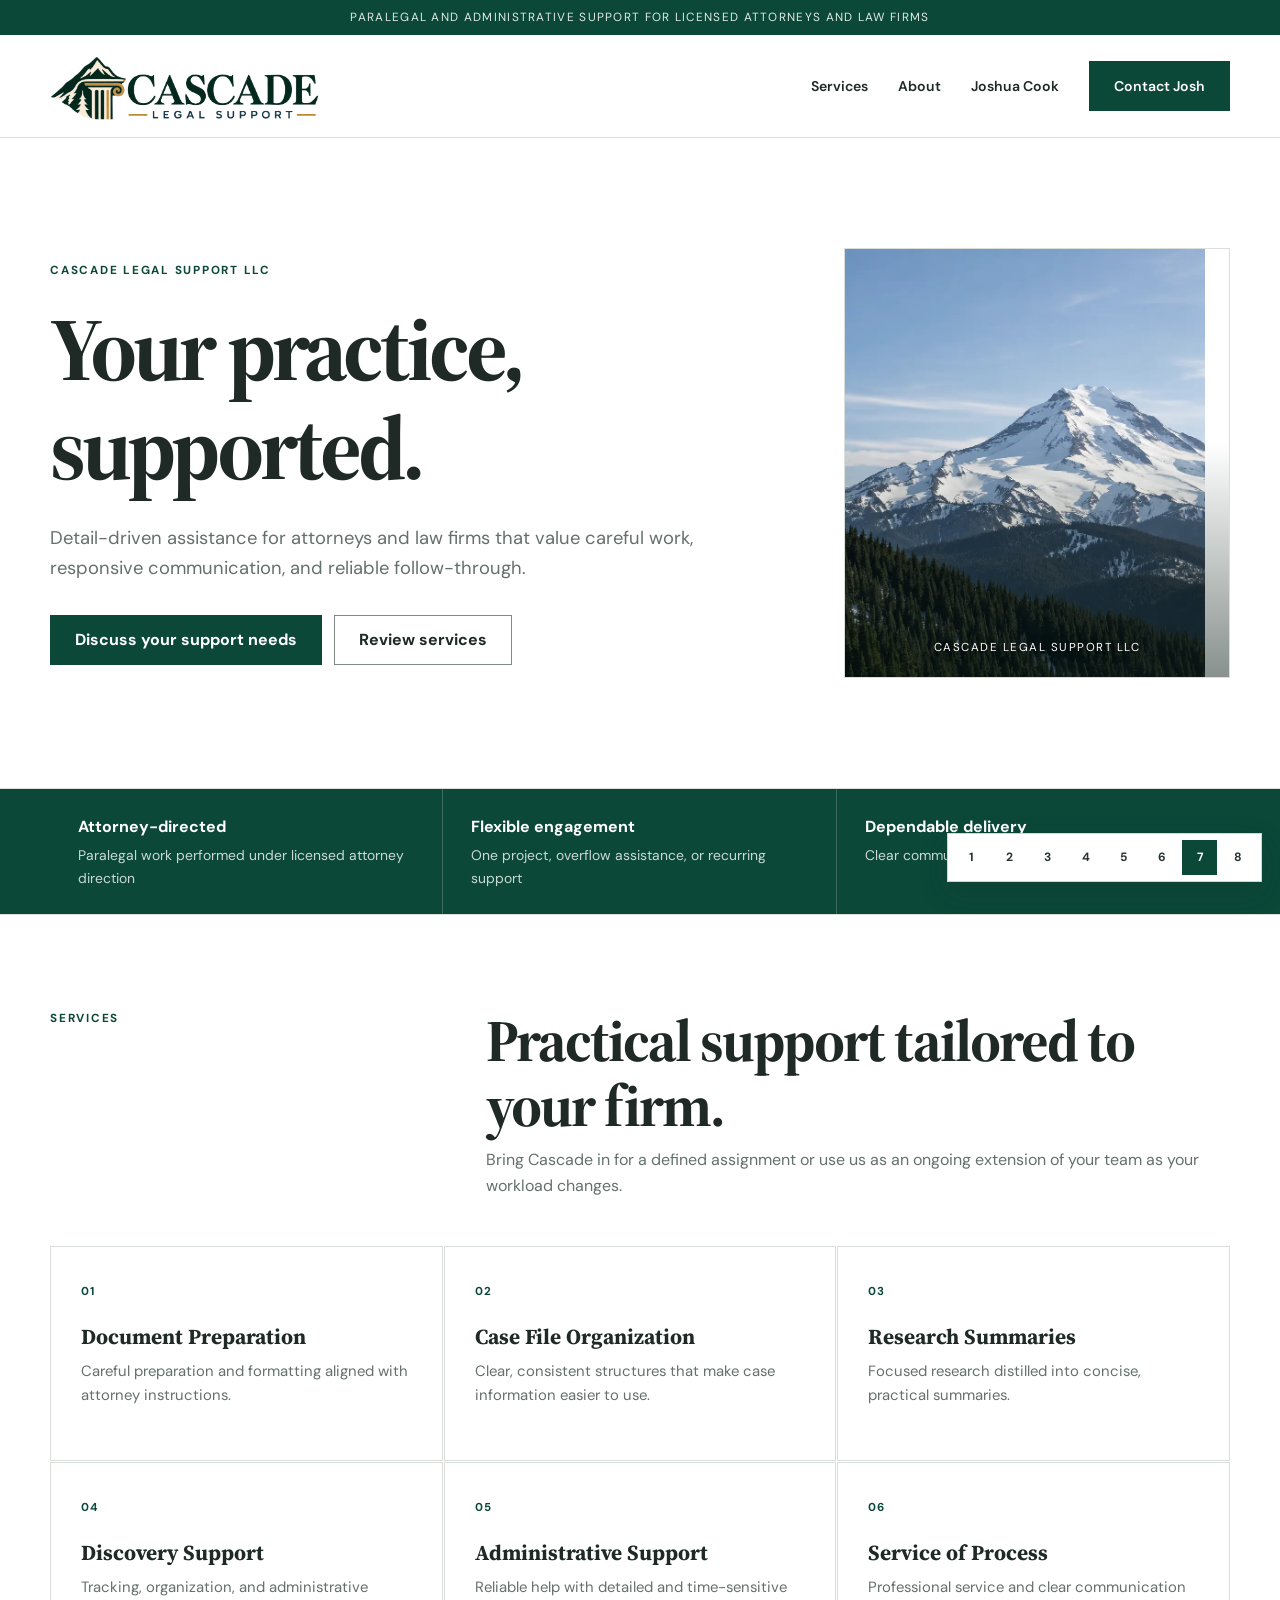
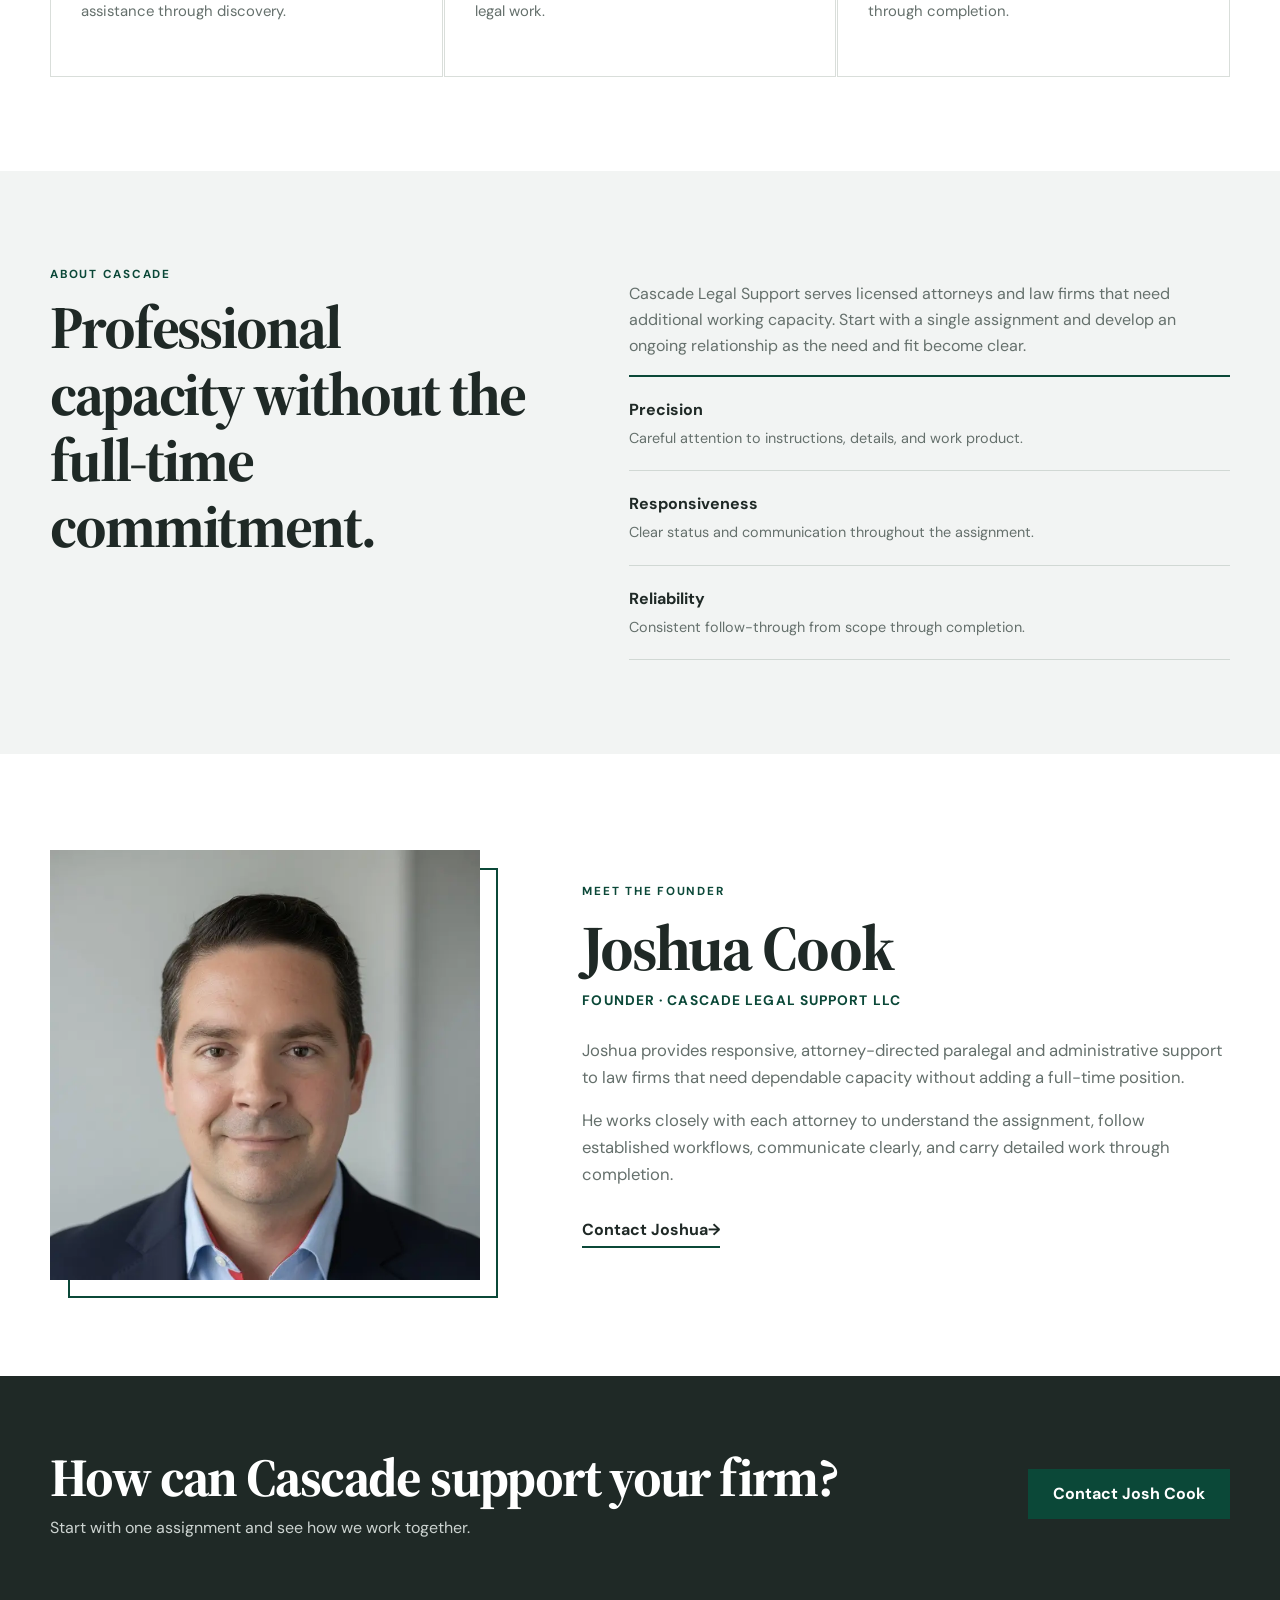
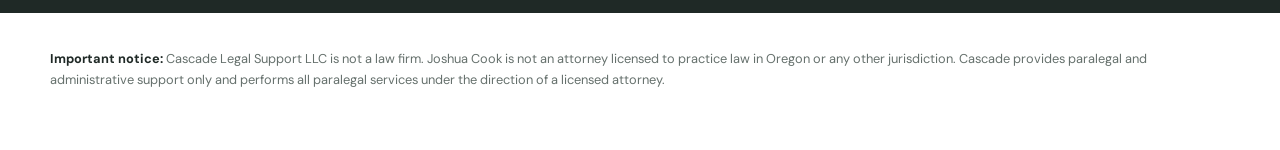
<file: concept-7.html>
<!doctype html><html lang="en"><head><meta charset="utf-8"><meta name="viewport" content="width=device-width,initial-scale=1"><meta name="description" content="Professional paralegal and administrative support for Oregon attorneys and law firms."><link rel="stylesheet" href="fresh.css?v=20260923c"></head><body class="t7" data-theme="7"><div id="app"></div><script src="fresh.js?v=20260923c"></script></body></html>
</file>
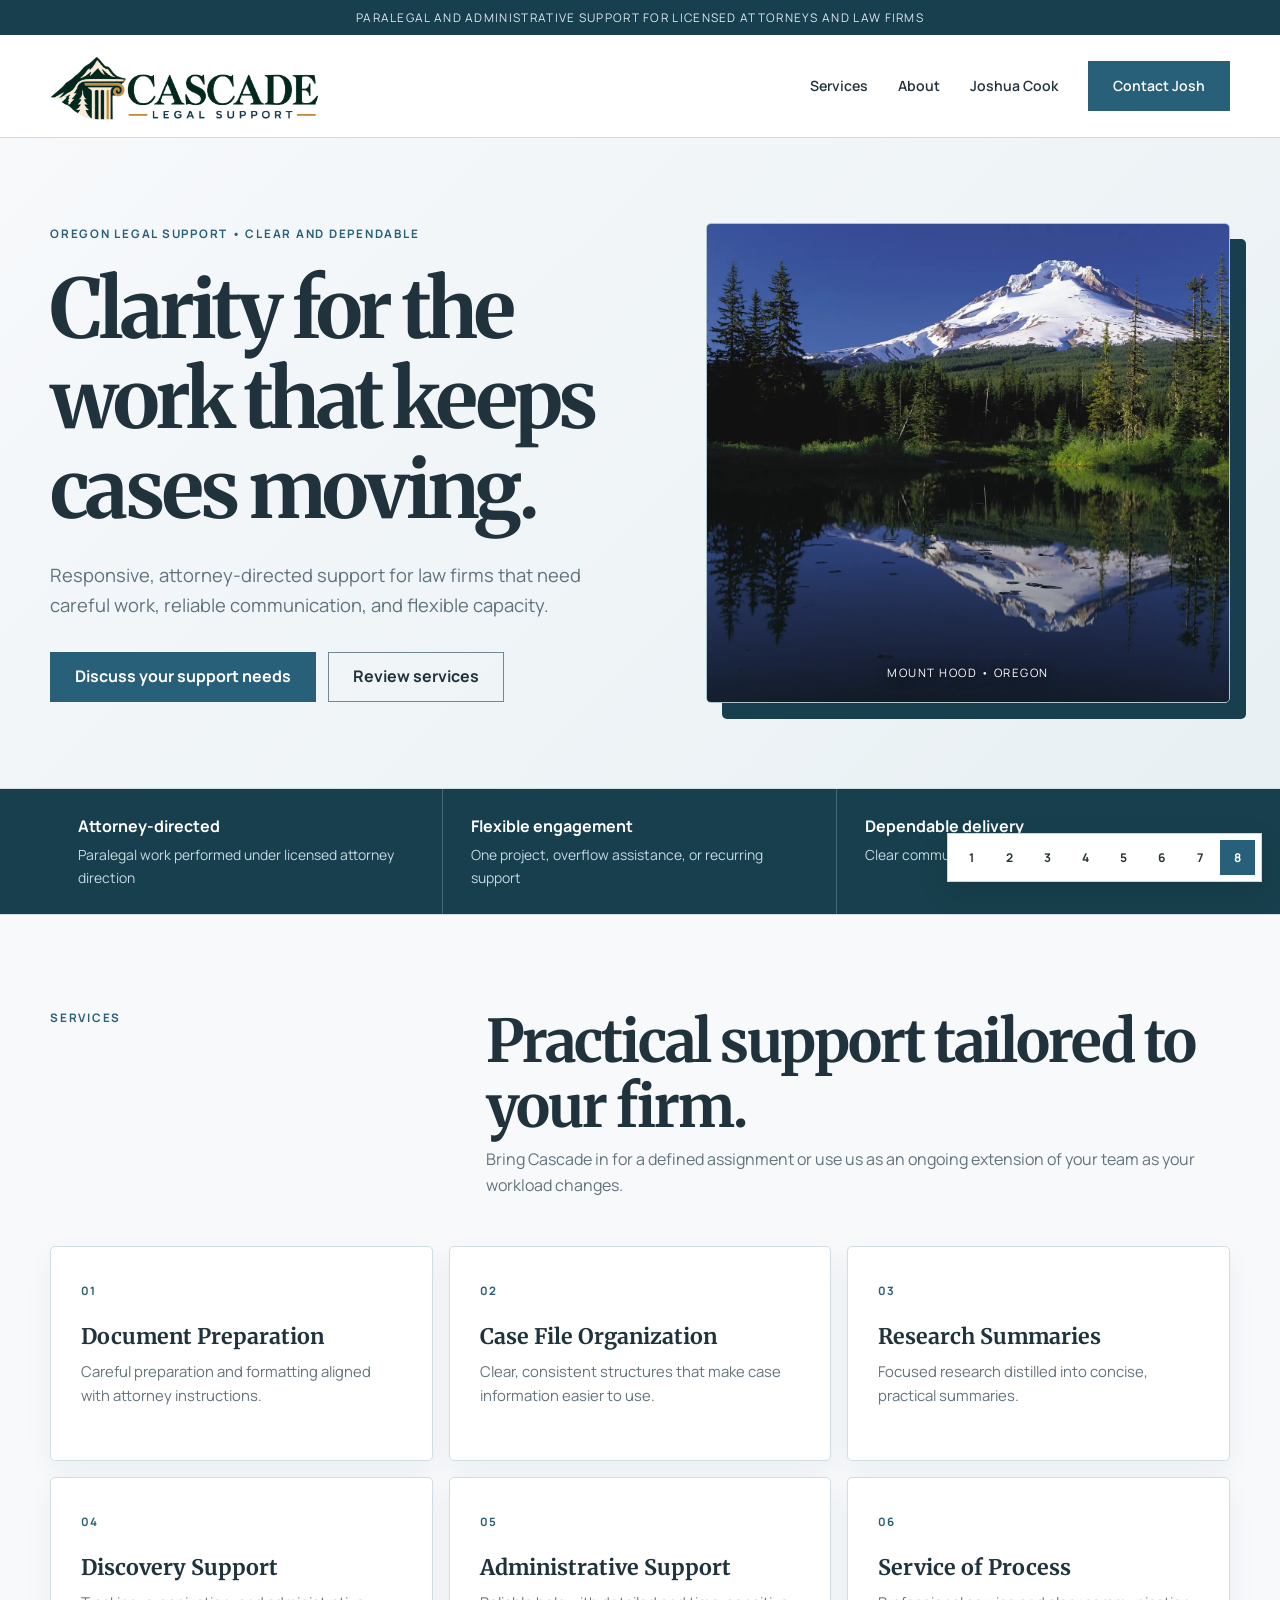
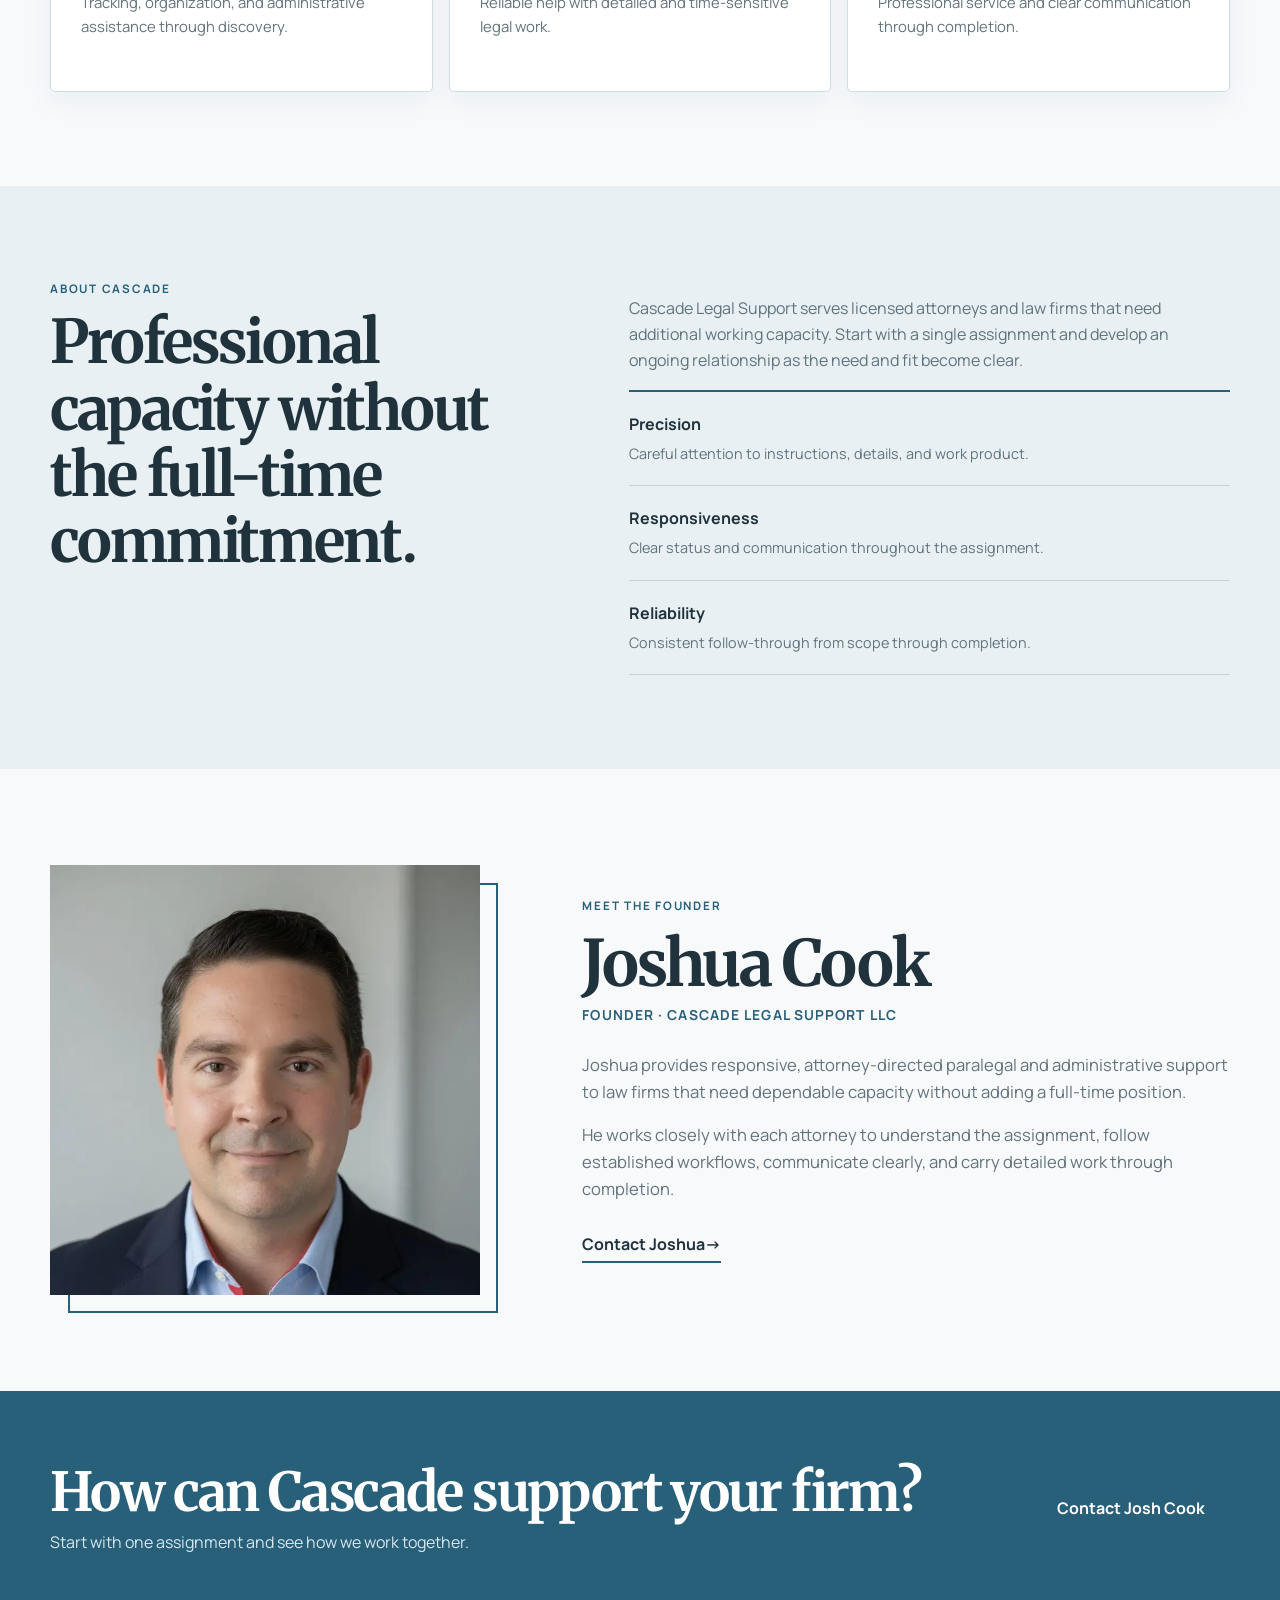
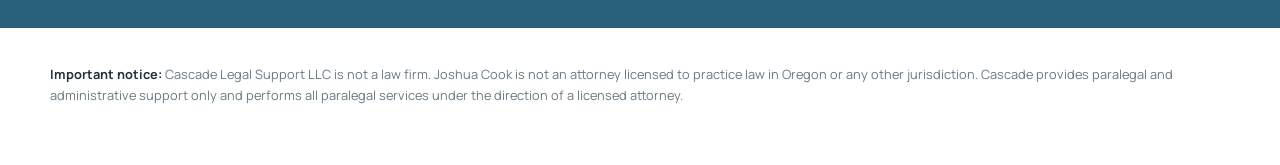
<file: concept-8.html>
<!doctype html><html lang="en"><head><meta charset="utf-8"><meta name="viewport" content="width=device-width,initial-scale=1"><meta name="description" content="Professional paralegal and administrative support for Oregon attorneys and law firms."><link rel="stylesheet" href="fresh.css?v=20260923c"></head><body class="t8" data-theme="8"><div id="app"></div><script src="fresh.js?v=20260923c"></script></body></html>
</file>
<file: fresh.css>
@import url('https://fonts.googleapis.com/css2?family=DM+Sans:wght@400;500;600;700&family=Manrope:wght@400;500;600;700&family=Merriweather:wght@400;700&family=Source+Serif+4:opsz,wght@8..60,500;600&display=swap');
*{box-sizing:border-box}html{scroll-behavior:smooth}body{margin:0;background:var(--bg);color:var(--ink);font:16px/1.62 var(--sans);-webkit-font-smoothing:antialiased}.wrap{width:min(1180px,calc(100% - 44px));margin:auto}a{color:inherit}.picker{position:fixed;z-index:50;right:18px;bottom:18px;display:flex;gap:3px;padding:6px;background:#fff;border:1px solid #cfd7d3;box-shadow:0 10px 28px #162b2430}.picker a{width:35px;height:35px;display:grid;place-items:center;text-decoration:none;font-size:.75rem;font-weight:700;color:#26332f}.picker .active{background:var(--accent);color:var(--buttonText)}.topline{background:var(--top);color:var(--topText);font-size:.74rem;letter-spacing:.11em;text-transform:uppercase;text-align:center;padding:8px 16px}.site-header{background:var(--header);color:var(--headerText);border-bottom:1px solid var(--line)}nav{min-height:102px;display:flex;align-items:center;justify-content:space-between;gap:32px}.brand{display:flex;align-items:center;gap:16px;text-decoration:none}.brand img{width:78px;height:76px;object-fit:cover;display:block}.brand-copy strong{display:block;font:600 1.22rem/1.1 var(--serif);letter-spacing:-.01em}.brand-copy span{display:block;margin-top:5px;font-size:.67rem;letter-spacing:.13em;text-transform:uppercase;color:var(--brandSub)}.navlinks{display:flex;align-items:center;gap:30px}.navlinks a{text-decoration:none;font-size:.88rem;font-weight:600}.button{display:inline-flex;align-items:center;justify-content:center;min-height:50px;padding:0 24px;background:var(--accent);color:var(--buttonText);text-decoration:none;font-weight:700;border:1px solid var(--accent);border-radius:var(--radius)}.button.secondary{background:transparent;color:inherit;border-color:var(--secondaryBorder)}.hero{position:relative;overflow:hidden;background:var(--hero);color:var(--heroText);border-bottom:1px solid var(--line)}.hero-grid{min-height:650px;display:grid;grid-template-columns:1.16fr .84fr;gap:76px;align-items:center}.eyebrow{font-size:.73rem;letter-spacing:.15em;text-transform:uppercase;font-weight:700;color:var(--eyebrow)}h1,h2,h3{margin:0;line-height:1.1}h1,h2{font-family:var(--serif)}h1{font-size:clamp(3.1rem,6.4vw,6rem);letter-spacing:-.045em;margin:20px 0 27px;max-width:830px}.hero-copy p{font-size:1.15rem;color:var(--heroMuted);max-width:650px;margin:0 0 31px}.actions{display:flex;gap:12px;flex-wrap:wrap}.brand-panel{position:relative;background:var(--panel);border:1px solid var(--panelBorder);min-height:430px;display:flex;align-items:center;justify-content:center;padding:45px;border-radius:var(--panelRadius);box-shadow:var(--panelShadow)}.brand-panel img{width:min(310px,85%);height:auto;display:block;box-shadow:var(--logoShadow)}.brand-panel:after{content:var(--panelLabel);position:absolute;left:26px;right:26px;bottom:20px;text-align:center;color:var(--panelText);font-size:.72rem;letter-spacing:.13em;text-transform:uppercase}.trust{background:var(--trustBg);color:var(--trustText);border-bottom:1px solid var(--line)}.trust-grid{display:grid;grid-template-columns:repeat(3,1fr)}.trust-item{padding:25px 28px;border-right:1px solid var(--trustLine)}.trust-item:last-child{border:0}.trust-item strong{display:block;font-size:1rem}.trust-item span{display:block;margin-top:4px;font-size:.87rem;color:var(--trustMuted)}section.content{padding:94px 0}.section-head{display:grid;grid-template-columns:.66fr 1.34fr;gap:70px;margin-bottom:48px}.section-head h2{font-size:clamp(2.45rem,4.6vw,4.35rem);letter-spacing:-.035em}.section-head p{color:var(--muted);margin:8px 0 0}.services{display:grid;grid-template-columns:repeat(3,1fr);gap:var(--gap)}.service{background:var(--card);border:1px solid var(--cardBorder);padding:30px;min-height:215px;border-radius:var(--cardRadius);box-shadow:var(--cardShadow)}.service small{font-size:.72rem;font-weight:700;letter-spacing:.08em;color:var(--accent)}.service h3{font-family:var(--serif);font-size:1.34rem;margin:22px 0 10px}.service p{margin:0;color:var(--muted);font-size:.93rem}.about{background:var(--aboutBg);color:var(--aboutText)}.about-grid{display:grid;grid-template-columns:.9fr 1.1fr;gap:88px;align-items:start}.about h2{font-size:clamp(2.55rem,4.7vw,4.45rem);letter-spacing:-.035em;margin-top:10px}.about p{color:var(--aboutMuted)}.principles{border-top:2px solid var(--accent)}.principle{padding:20px 0;border-bottom:1px solid var(--aboutLine)}.principle strong{display:block}.principle span{display:block;margin-top:4px;color:var(--aboutMuted);font-size:.9rem}.cta{background:var(--ctaBg);color:var(--ctaText);padding:72px 0}.cta-grid{display:grid;grid-template-columns:1fr auto;gap:50px;align-items:center}.cta h2{font-size:clamp(2.35rem,4.2vw,4.05rem);letter-spacing:-.03em}.cta p{color:var(--ctaMuted);margin:8px 0 0}footer{background:var(--footerBg);color:var(--footerText);padding:36px 0 60px;font-size:.8rem}footer strong{color:var(--footerStrong)}
body.t1{--sans:'DM Sans',sans-serif;--serif:'Source Serif 4',serif;--bg:#fff;--ink:#26352f;--muted:#66746f;--accent:#ba9358;--buttonText:#152b24;--top:#0a3e30;--topText:#dbe8e3;--header:#fff;--headerText:#26352f;--brandSub:#64736d;--line:#d9e0dc;--hero:linear-gradient(100deg,#f7f8f6 0 66%,#e8efeb 66%);--heroText:#23332d;--heroMuted:#61706b;--eyebrow:#0b5b45;--secondaryBorder:#8a9792;--panel:#0a3e30;--panelBorder:#0a3e30;--panelText:#dbe6e1;--panelRadius:0;--panelShadow:18px 18px 0 #ba9358;--logoShadow:none;--panelLabel:'Oregon-based legal support';--trustBg:#fff;--trustText:#23332d;--trustMuted:#68756f;--trustLine:#d9e0dc;--gap:1px;--card:#fff;--cardBorder:#d8dfdb;--cardRadius:0;--cardShadow:none;--aboutBg:#f2f5f3;--aboutText:#23332d;--aboutMuted:#65736d;--aboutLine:#ced8d3;--ctaBg:#0a3e30;--ctaText:#fff;--ctaMuted:#c7d8d1;--footerBg:#fff;--footerText:#6b7772;--footerStrong:#26352f}
body.t2{--sans:'Manrope',sans-serif;--serif:'Merriweather',serif;--bg:#f7f5ef;--ink:#293536;--muted:#687576;--accent:#c46f3f;--buttonText:#fff;--top:#27383b;--topText:#e7eceb;--header:#f7f5ef;--headerText:#293536;--brandSub:#6d7978;--line:#d7d5cd;--hero:#f7f5ef;--heroText:#293536;--heroMuted:#687576;--eyebrow:#a4512e;--secondaryBorder:#687576;--panel:#e3ebe7;--panelBorder:#c7d3cd;--panelText:#465b56;--panelRadius:120px 120px 8px 8px;--panelShadow:none;--logoShadow:0 22px 48px #29353622;--panelLabel:'Rooted in the Northwest';--trustBg:#27383b;--trustText:#fff;--trustMuted:#cbd5d3;--trustLine:#536264;--gap:18px;--card:#fff;--cardBorder:#dddcd5;--cardRadius:10px;--cardShadow:0 9px 25px #2836370b;--aboutBg:#e3ebe7;--aboutText:#293536;--aboutMuted:#5e706b;--aboutLine:#bbc9c3;--ctaBg:#c46f3f;--ctaText:#fff;--ctaMuted:#f4ddd1;--footerBg:#f7f5ef;--footerText:#6b7774;--footerStrong:#293536}
body.t3{--sans:'DM Sans',sans-serif;--serif:'Merriweather',serif;--bg:#fff;--ink:#182d40;--muted:#657483;--accent:#2d678e;--buttonText:#fff;--top:#162c40;--topText:#d9e5ee;--header:#fff;--headerText:#182d40;--brandSub:#687988;--line:#d7e0e6;--hero:linear-gradient(135deg,#eef4f7 0%,#fff 72%);--heroText:#182d40;--heroMuted:#607383;--eyebrow:#2d678e;--secondaryBorder:#7e909e;--panel:#fff;--panelBorder:#ccd9e1;--panelText:#617585;--panelRadius:4px;--panelShadow:0 22px 55px #18364e1b;--logoShadow:none;--panelLabel:'Clear guidance. Reliable follow-through.';--trustBg:#162c40;--trustText:#fff;--trustMuted:#c5d4df;--trustLine:#405466;--gap:16px;--card:#fff;--cardBorder:#d3dfe6;--cardRadius:4px;--cardShadow:none;--aboutBg:#eef4f7;--aboutText:#182d40;--aboutMuted:#607383;--aboutLine:#cad9e2;--ctaBg:#2d678e;--ctaText:#fff;--ctaMuted:#d2e3ed;--footerBg:#fff;--footerText:#677785;--footerStrong:#182d40}
body.t4{--sans:'Manrope',sans-serif;--serif:'Source Serif 4',serif;--bg:#fafafa;--ink:#252b2b;--muted:#68706f;--accent:#126453;--buttonText:#fff;--top:#202625;--topText:#e1e5e3;--header:#fff;--headerText:#252b2b;--brandSub:#69716f;--line:#dcdedd;--hero:#fff;--heroText:#252b2b;--heroMuted:#69716f;--eyebrow:#126453;--secondaryBorder:#7a8280;--panel:#f0f2f1;--panelBorder:#d8dcda;--panelText:#53605c;--panelRadius:0;--panelShadow:none;--logoShadow:0 0 0 18px #fff,0 0 0 19px #ced5d1;--panelLabel:'Independent support for licensed attorneys';--trustBg:#f0f2f1;--trustText:#283230;--trustMuted:#66716e;--trustLine:#d4d9d6;--gap:0;--card:#fff;--cardBorder:#d9dddb;--cardRadius:0;--cardShadow:none;--aboutBg:#202625;--aboutText:#fff;--aboutMuted:#c6ceca;--aboutLine:#4d5653;--ctaBg:#126453;--ctaText:#fff;--ctaMuted:#c7dfd8;--footerBg:#fff;--footerText:#69716f;--footerStrong:#252b2b}
body.t5{--sans:'DM Sans',sans-serif;--serif:'Merriweather',serif;--bg:#fffaf0;--ink:#40392f;--muted:#746c60;--accent:#a85b33;--buttonText:#fff;--top:#4a443a;--topText:#ede9e0;--header:#fffaf0;--headerText:#40392f;--brandSub:#756e63;--line:#ded7c9;--hero:linear-gradient(90deg,#fffaf0 0 58%,#ece2ce 58%);--heroText:#40392f;--heroMuted:#70685d;--eyebrow:#925033;--secondaryBorder:#8e8577;--panel:#4a443a;--panelBorder:#4a443a;--panelText:#ece6db;--panelRadius:2px;--panelShadow:14px 14px 0 #a85b33;--logoShadow:none;--panelLabel:'Serving Oregon law firms';--trustBg:#fffaf0;--trustText:#40392f;--trustMuted:#746c60;--trustLine:#ded7c9;--gap:15px;--card:#fff;--cardBorder:#ded7c9;--cardRadius:2px;--cardShadow:none;--aboutBg:#ece2ce;--aboutText:#40392f;--aboutMuted:#70685d;--aboutLine:#d0c3aa;--ctaBg:#4a443a;--ctaText:#fff;--ctaMuted:#ddd5c8;--footerBg:#fffaf0;--footerText:#746c60;--footerStrong:#40392f}
body.t6{--sans:'Manrope',sans-serif;--serif:'Source Serif 4',serif;--bg:#f4f6f5;--ink:#263734;--muted:#667671;--accent:#33765f;--buttonText:#fff;--top:#31433f;--topText:#e0e8e5;--header:#f4f6f5;--headerText:#263734;--brandSub:#697872;--line:#d5ddda;--hero:linear-gradient(145deg,#f4f6f5,#e6ece9);--heroText:#263734;--heroMuted:#657670;--eyebrow:#33765f;--secondaryBorder:#7e8e88;--panel:#d8e2dd;--panelBorder:#bdcbc4;--panelText:#536760;--panelRadius:50% 50% 3px 3px;--panelShadow:none;--logoShadow:0 20px 45px #26373425;--panelLabel:'Precision • responsiveness • discretion';--trustBg:#fff;--trustText:#263734;--trustMuted:#667671;--trustLine:#d8dfdc;--gap:20px;--card:#fff;--cardBorder:#d6dedb;--cardRadius:14px;--cardShadow:0 8px 20px #2637340b;--aboutBg:#31433f;--aboutText:#fff;--aboutMuted:#c8d4d0;--aboutLine:#60716c;--ctaBg:#33765f;--ctaText:#fff;--ctaMuted:#d2e2dc;--footerBg:#f4f6f5;--footerText:#667671;--footerStrong:#263734}
body.t7{--sans:'DM Sans',sans-serif;--serif:'Source Serif 4',serif;--bg:#fff;--ink:#1f2926;--muted:#65706c;--accent:#0b4838;--buttonText:#fff;--top:#0b4838;--topText:#dfe9e5;--header:#fff;--headerText:#1f2926;--brandSub:#67736f;--line:#d9deda;--hero:#fff;--heroText:#1f2926;--heroMuted:#65706c;--eyebrow:#0b4838;--secondaryBorder:#818a87;--panel:#fff;--panelBorder:#d9deda;--panelText:#65706c;--panelRadius:0;--panelShadow:none;--logoShadow:none;--panelLabel:'Cascade Legal Support LLC';--trustBg:#0b4838;--trustText:#fff;--trustMuted:#c9dad4;--trustLine:#3d6a5e;--gap:1px;--card:#fff;--cardBorder:#d9deda;--cardRadius:0;--cardShadow:none;--aboutBg:#f2f4f3;--aboutText:#1f2926;--aboutMuted:#65706c;--aboutLine:#d1d8d4;--ctaBg:#1f2926;--ctaText:#fff;--ctaMuted:#ccd3d0;--footerBg:#fff;--footerText:#65706c;--footerStrong:#1f2926}
body.t8{--sans:'Manrope',sans-serif;--serif:'Merriweather',serif;--bg:#f7f9fb;--ink:#20323b;--muted:#63737c;--accent:#285f79;--buttonText:#fff;--top:#173f4d;--topText:#dce9ee;--header:#fff;--headerText:#20323b;--brandSub:#687982;--line:#d2dde2;--hero:linear-gradient(135deg,#f7f9fb,#e8f0f3);--heroText:#20323b;--heroMuted:#60737d;--eyebrow:#285f79;--secondaryBorder:#718995;--panel:#dce9ee;--panelBorder:#afc5ce;--panelText:#fff;--panelRadius:5px;--panelShadow:16px 16px 0 #173f4d;--logoShadow:none;--panelLabel:'Mount Hood • Oregon';--trustBg:#173f4d;--trustText:#fff;--trustMuted:#c6d9e0;--trustLine:#446875;--gap:16px;--card:#fff;--cardBorder:#d1dde2;--cardRadius:5px;--cardShadow:0 10px 28px #173f4d0d;--aboutBg:#e8f0f3;--aboutText:#20323b;--aboutMuted:#60737d;--aboutLine:#c3d3da;--profileBg:#f7f9fb;--ctaBg:#285f79;--ctaText:#fff;--ctaMuted:#d6e7ee;--footerBg:#fff;--footerText:#687982;--footerStrong:#20323b}
body.t2 .hero-grid{grid-template-columns:1fr 1fr}body.t3 .hero-grid{grid-template-columns:1.05fr .95fr}body.t4 .hero-grid{grid-template-columns:1.35fr .65fr}body.t5 .hero-grid{grid-template-columns:1.1fr .9fr}body.t6 .hero-grid{grid-template-columns:1fr 1fr}body.t7 .hero-grid{grid-template-columns:1.3fr .7fr}body.t8 .hero-grid{grid-template-columns:1.05fr .95fr}body.t4 h1,body.t7 h1{font-size:clamp(3.4rem,7vw,6.6rem)}body.t4 .brand-panel,body.t8 .brand-panel{min-height:480px}body.t7 .brand-panel img{width:min(360px,95%)}
@media(max-width:840px){.navlinks>a:not(.button){display:none}.brand-copy{display:none}.hero-grid,.section-head,.about-grid,.cta-grid{grid-template-columns:1fr}.hero-grid{padding:75px 0}.brand-panel{min-height:380px}.services{grid-template-columns:1fr 1fr}.trust-grid{grid-template-columns:1fr}.trust-item{border-right:0;border-bottom:1px solid var(--trustLine)}}@media(max-width:560px){.wrap{width:calc(100% - 28px)}.services{grid-template-columns:1fr}.brand img{width:66px;height:64px}h1{font-size:3.15rem}.picker{right:10px;bottom:10px}.picker a{width:30px;height:30px}}

/* Updated Cascade identity and founder profile */
.brand{gap:0}.brand img{width:270px;height:auto;object-fit:contain}.brand-copy{display:none}.mark-shell{width:min(360px,92%);aspect-ratio:1.1;display:grid;place-items:center;padding:30px;background:#fff;border-radius:50%;box-shadow:var(--logoShadow)}.brand-panel .mark-shell img{width:100%;height:auto;box-shadow:none}.profile{padding:96px 0;background:var(--profileBg,var(--bg));color:var(--ink)}.profile-grid{display:grid;grid-template-columns:minmax(280px,430px) 1fr;gap:clamp(54px,8vw,110px);align-items:center}.portrait-wrap{position:relative}.portrait-wrap:after{content:'';position:absolute;inset:18px -18px -18px 18px;border:2px solid var(--accent);z-index:0}.portrait-wrap img{position:relative;z-index:1;width:100%;aspect-ratio:1;object-fit:cover;display:block}.profile h2{font-size:clamp(2.8rem,5vw,4.8rem);letter-spacing:-.035em;margin:12px 0 6px}.profile .role{margin:0 0 25px;color:var(--accent);font-weight:700;font-size:.86rem;letter-spacing:.08em;text-transform:uppercase}.profile-copy>p:not(.role){max-width:650px;color:var(--muted);font-size:1.04rem}.text-link{display:inline-flex;margin-top:12px;color:var(--ink);font-weight:700;text-decoration:none;border-bottom:2px solid var(--accent);padding-bottom:3px}
body.t1 .brand img{width:152px;border-radius:2px}
@media(max-width:840px){.profile-grid{grid-template-columns:1fr;gap:52px}.portrait-wrap{max-width:430px}}
@media(max-width:560px){.brand img{width:205px;height:auto}.navlinks .button{padding:0 14px;min-height:44px}.site-header nav{gap:12px}.mark-shell{padding:22px}}
@media(max-width:560px){body.t1 .brand img{width:128px}}

/* Cascade landscape hero photography */
.brand-panel.photo-panel{padding:0;overflow:hidden;isolation:isolate}.brand-panel.photo-panel:before{content:'';position:absolute;z-index:1;inset:45% 0 0;background:linear-gradient(transparent,rgba(7,25,20,.48));pointer-events:none}.brand-panel.photo-panel:after{z-index:2;color:#fff;text-shadow:0 1px 12px rgba(0,0,0,.8)}.brand-panel .hero-photo{position:absolute;inset:0;width:100%;height:100%;object-fit:cover;box-shadow:none;transition:transform .6s ease}.brand-panel.photo-panel:hover .hero-photo{transform:scale(1.025)}
@media(prefers-reduced-motion:reduce){.brand-panel .hero-photo{transition:none}.brand-panel.photo-panel:hover .hero-photo{transform:none}}
</file>
